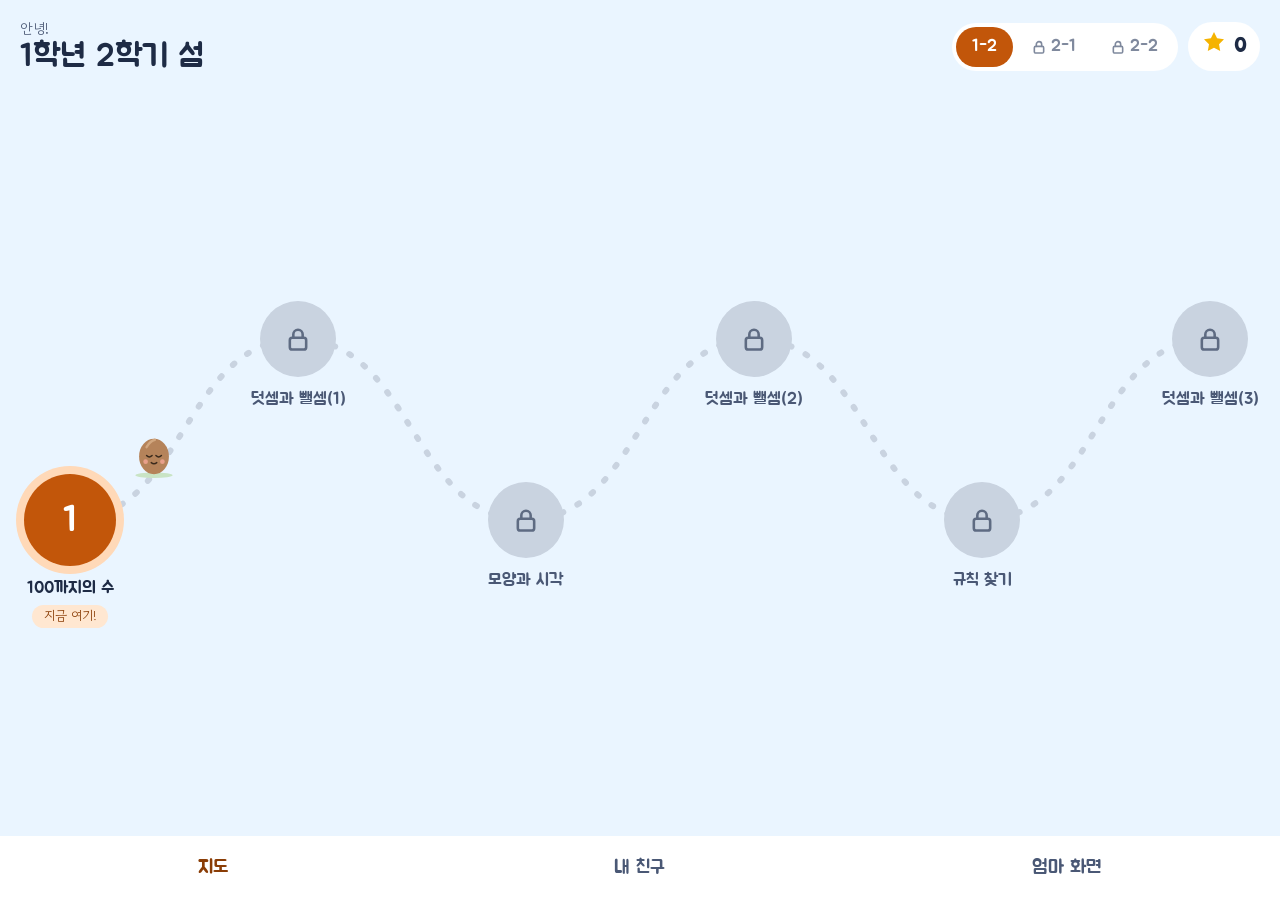
<file: ele/math-adventure/index.html>
<!doctype html>
<html lang="ko">
<head>
<meta charset="utf-8">
<meta name="viewport" content="width=device-width, initial-scale=1, viewport-fit=cover">
<title>수학 모험 · 1학년 2학기</title>
<meta name="theme-color" content="#EAF5FF">
<meta name="mobile-web-app-capable" content="yes">
<meta name="apple-mobile-web-app-capable" content="yes">
<meta name="apple-mobile-web-app-title" content="수학 모험">
<link rel="manifest" href="manifest.json">
<link rel="icon" type="image/png" sizes="32x32" href="icons/favicon-32.png">
<link rel="icon" type="image/svg+xml" href="icons/icon.svg">
<link rel="apple-touch-icon" href="icons/apple-touch-icon.png">
<link href="https://fonts.googleapis.com/css2?family=Jua&family=Gowun+Dodum&display=swap" rel="stylesheet">
<link rel="stylesheet" href="css/style.css">
</head>
<body>
<div id="app">

  <section id="s-map" class="screen">
    <header class="top">
      <div><div class="hello" id="m-hello">안녕!</div><h1 id="m-title">1학년 2학기 섬</h1></div>
      <div class="topr">
        <div class="seg" id="m-books" role="group" aria-label="학기 고르기"></div>
        <div class="pill" aria-label="모은 별"><span id="m-stars-ic"></span><b id="m-stars">0</b></div>
      </div>
    </header>
    <div id="mapwrap"><svg id="mappath" aria-hidden="true"><path d=""/></svg><div id="islands"></div></div>
  </section>

  <section id="s-unit" class="screen" hidden>
    <header class="sub">
      <button class="rb" id="u-back" aria-label="지도로 돌아가기"></button>
      <div><div class="muted" id="u-sub"></div><h2 id="u-title"></h2></div>
    </header>
    <div class="scroll">
      <div class="card prog"><div class="row"><span id="u-line">건넌 징검다리</span><b id="u-prog"></b></div><div class="bar"><i id="u-bar"></i></div></div>
      <div id="u-list"></div>
      <div class="tip"><span id="u-mas"></span><p id="u-tip"></p></div>
    </div>
  </section>

  <section id="s-play" class="screen" hidden>
    <header class="ph">
      <button class="rb" id="p-close" aria-label="그만하기"></button>
      <div class="bar"><i id="p-bar"></i></div>
      <b id="p-count">1 / 8</b>
    </header>
    <div class="pm" id="p-main">
      <div class="pleft">
        <div class="say">
          <div class="mas" id="p-mascot"></div>
          <div class="bubble"><span id="p-prompt"></span><button class="rb sm" id="p-say" aria-label="문제 읽어 주기"></button></div>
        </div>
        <div class="qcard" id="p-card">
          <div id="p-visual"></div>
          <div class="stp" id="p-step"></div>
          <div id="p-ans"></div>
          <div class="hint" id="p-hint"></div>
          <div class="choices" id="p-choices"></div>
          <button class="big" id="p-next" hidden>다음</button>
        </div>
      </div>
      <div class="keys" id="p-keys" hidden>
        <button data-k="1">1</button><button data-k="2">2</button><button data-k="3">3</button>
        <button data-k="4">4</button><button data-k="5">5</button><button data-k="6">6</button>
        <button data-k="7">7</button><button data-k="8">8</button><button data-k="9">9</button>
        <button data-k="back" class="kx" aria-label="지우기">지우기</button><button data-k="0">0</button><button data-k="ok" class="kx okk">확인</button>
      </div>
    </div>
    <div id="p-flash" aria-hidden="true"></div>
  </section>

  <section id="s-result" class="screen" hidden>
    <div class="scroll"><div id="r-body" class="rbody"></div></div>
  </section>

  <section id="s-friends" class="screen" hidden>
    <header class="sub">
      <div><h2>내 친구</h2><div class="muted">별을 모으면 새싹이가 자라요</div></div>
      <div class="pill" aria-label="모은 별"><span id="f-stars-ic"></span><b id="f-stars">0</b></div>
    </header>
    <div class="scroll" id="f-body"></div>
  </section>

  <section id="s-parent" class="screen" hidden>
    <header class="sub">
      <div><h2>엄마 화면</h2><div class="muted" id="pa-sub">보호자 확인이 필요해요</div></div>
    </header>
    <div class="scroll" id="pa-body"></div>
  </section>

  <nav id="nav" aria-label="메뉴">
    <button data-go="map" aria-current="page">지도</button>
    <button data-go="friends">내 친구</button>
    <button data-go="parent">엄마 화면</button>
  </nav>
  <div id="toast" role="status" aria-live="polite"></div>
</div>

<script src="js/data.js"></script>
<script src="js/book-g1s2.js"></script>
<script src="js/book-g2s1.js"></script>
<script src="js/book-g2s2.js"></script>
<script src="js/visuals.js"></script>
<script src="js/visuals-g2.js"></script>
<script src="js/visuals-g3.js"></script>
<script src="js/generators.js"></script>
<script src="js/gen-g2s1.js"></script>
<script src="js/gen-g2s2.js"></script>
<script src="js/app.js"></script>
</body>
</html>
</file>
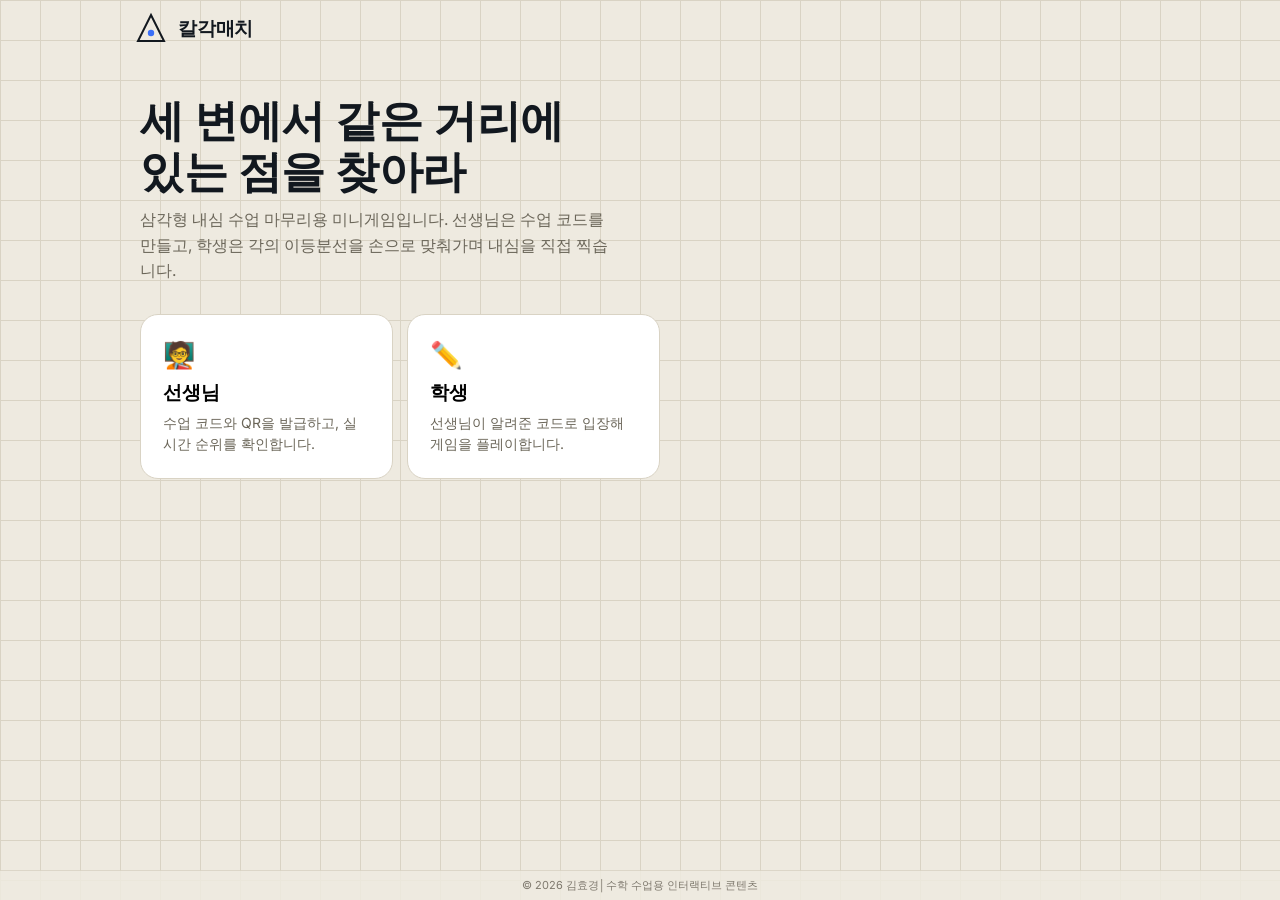
<file: mid2/incenter-game/index.html>
<!DOCTYPE html>
<html lang="ko">
<head>
<meta charset="UTF-8">
<meta name="viewport" content="width=device-width, initial-scale=1.0, maximum-scale=1, user-scalable=no">
<title>칼각매치</title>
<link rel="icon" type="image/svg+xml" href="data:image/svg+xml,<svg xmlns='http://www.w3.org/2000/svg' viewBox='0 0 64 64'><rect width='64' height='64' rx='14' fill='%2312181F'/><path d='M32 11 L51 47 L13 47 Z' fill='none' stroke='%23EEEAE0' stroke-width='4.5' stroke-linejoin='round'/><circle cx='32' cy='36' r='5.5' fill='%233A6FF7'/></svg>">
<script>
(function(global){
"use strict";
/* ---- QRMath.js ---- */
var QRMath = {

	glog : function(n) {
	
		if (n < 1) {
			throw new Error("glog(" + n + ")");
		}
		
		return QRMath.LOG_TABLE[n];
	},
	
	gexp : function(n) {
	
		while (n < 0) {
			n += 255;
		}
	
		while (n >= 256) {
			n -= 255;
		}
	
		return QRMath.EXP_TABLE[n];
	},
	
	EXP_TABLE : new Array(256),
	
	LOG_TABLE : new Array(256)

};
	
for (var i = 0; i < 8; i++) {
	QRMath.EXP_TABLE[i] = 1 << i;
}
for (var i = 8; i < 256; i++) {
	QRMath.EXP_TABLE[i] = QRMath.EXP_TABLE[i - 4]
		^ QRMath.EXP_TABLE[i - 5]
		^ QRMath.EXP_TABLE[i - 6]
		^ QRMath.EXP_TABLE[i - 8];
}
for (var i = 0; i < 255; i++) {
	QRMath.LOG_TABLE[QRMath.EXP_TABLE[i] ] = i;
}

/* ---- QRErrorCorrectLevel.js ---- */
var QRErrorCorrectLevel = {
	L : 1,
	M : 0,
	Q : 3,
	H : 2
};


/* ---- QRMode.js ---- */
var QRMode = {
    MODE_NUMBER :       1 << 0,
    MODE_ALPHA_NUM :    1 << 1,
    MODE_8BIT_BYTE :    1 << 2,
    MODE_KANJI :        1 << 3
};

/* ---- QRMaskPattern.js ---- */
var QRMaskPattern = {
	PATTERN000 : 0,
	PATTERN001 : 1,
	PATTERN010 : 2,
	PATTERN011 : 3,
	PATTERN100 : 4,
	PATTERN101 : 5,
	PATTERN110 : 6,
	PATTERN111 : 7
};

/* ---- QRPolynomial.js ---- */

function QRPolynomial(num, shift) {
	if (num.length === undefined) {
		throw new Error(num.length + "/" + shift);
	}

	var offset = 0;

	while (offset < num.length && num[offset] === 0) {
		offset++;
	}

	this.num = new Array(num.length - offset + shift);
	for (var i = 0; i < num.length - offset; i++) {
		this.num[i] = num[i + offset];
	}
}

QRPolynomial.prototype = {

	get : function(index) {
		return this.num[index];
	},
	
	getLength : function() {
		return this.num.length;
	},
	
	multiply : function(e) {
	
		var num = new Array(this.getLength() + e.getLength() - 1);
	
		for (var i = 0; i < this.getLength(); i++) {
			for (var j = 0; j < e.getLength(); j++) {
				num[i + j] ^= QRMath.gexp(QRMath.glog(this.get(i) ) + QRMath.glog(e.get(j) ) );
			}
		}
	
		return new QRPolynomial(num, 0);
	},
	
	mod : function(e) {
	
		if (this.getLength() - e.getLength() < 0) {
			return this;
		}
	
		var ratio = QRMath.glog(this.get(0) ) - QRMath.glog(e.get(0) );
	
		var num = new Array(this.getLength() );
		
		for (var i = 0; i < this.getLength(); i++) {
			num[i] = this.get(i);
		}
		
		for (var x = 0; x < e.getLength(); x++) {
			num[x] ^= QRMath.gexp(QRMath.glog(e.get(x) ) + ratio);
		}
	
		// recursive call
		return new QRPolynomial(num, 0).mod(e);
	}
};

/* ---- QRUtil.js ---- */




var QRUtil = {

    PATTERN_POSITION_TABLE : [
        [],
        [6, 18],
        [6, 22],
        [6, 26],
        [6, 30],
        [6, 34],
        [6, 22, 38],
        [6, 24, 42],
        [6, 26, 46],
        [6, 28, 50],
        [6, 30, 54],        
        [6, 32, 58],
        [6, 34, 62],
        [6, 26, 46, 66],
        [6, 26, 48, 70],
        [6, 26, 50, 74],
        [6, 30, 54, 78],
        [6, 30, 56, 82],
        [6, 30, 58, 86],
        [6, 34, 62, 90],
        [6, 28, 50, 72, 94],
        [6, 26, 50, 74, 98],
        [6, 30, 54, 78, 102],
        [6, 28, 54, 80, 106],
        [6, 32, 58, 84, 110],
        [6, 30, 58, 86, 114],
        [6, 34, 62, 90, 118],
        [6, 26, 50, 74, 98, 122],
        [6, 30, 54, 78, 102, 126],
        [6, 26, 52, 78, 104, 130],
        [6, 30, 56, 82, 108, 134],
        [6, 34, 60, 86, 112, 138],
        [6, 30, 58, 86, 114, 142],
        [6, 34, 62, 90, 118, 146],
        [6, 30, 54, 78, 102, 126, 150],
        [6, 24, 50, 76, 102, 128, 154],
        [6, 28, 54, 80, 106, 132, 158],
        [6, 32, 58, 84, 110, 136, 162],
        [6, 26, 54, 82, 110, 138, 166],
        [6, 30, 58, 86, 114, 142, 170]
    ],

    G15 : (1 << 10) | (1 << 8) | (1 << 5) | (1 << 4) | (1 << 2) | (1 << 1) | (1 << 0),
    G18 : (1 << 12) | (1 << 11) | (1 << 10) | (1 << 9) | (1 << 8) | (1 << 5) | (1 << 2) | (1 << 0),
    G15_MASK : (1 << 14) | (1 << 12) | (1 << 10)    | (1 << 4) | (1 << 1),

    getBCHTypeInfo : function(data) {
        var d = data << 10;
        while (QRUtil.getBCHDigit(d) - QRUtil.getBCHDigit(QRUtil.G15) >= 0) {
            d ^= (QRUtil.G15 << (QRUtil.getBCHDigit(d) - QRUtil.getBCHDigit(QRUtil.G15) ) );    
        }
        return ( (data << 10) | d) ^ QRUtil.G15_MASK;
    },

    getBCHTypeNumber : function(data) {
        var d = data << 12;
        while (QRUtil.getBCHDigit(d) - QRUtil.getBCHDigit(QRUtil.G18) >= 0) {
            d ^= (QRUtil.G18 << (QRUtil.getBCHDigit(d) - QRUtil.getBCHDigit(QRUtil.G18) ) );    
        }
        return (data << 12) | d;
    },

    getBCHDigit : function(data) {

        var digit = 0;

        while (data !== 0) {
            digit++;
            data >>>= 1;
        }

        return digit;
    },

    getPatternPosition : function(typeNumber) {
        return QRUtil.PATTERN_POSITION_TABLE[typeNumber - 1];
    },

    getMask : function(maskPattern, i, j) {
        
        switch (maskPattern) {
            
        case QRMaskPattern.PATTERN000 : return (i + j) % 2 === 0;
        case QRMaskPattern.PATTERN001 : return i % 2 === 0;
        case QRMaskPattern.PATTERN010 : return j % 3 === 0;
        case QRMaskPattern.PATTERN011 : return (i + j) % 3 === 0;
        case QRMaskPattern.PATTERN100 : return (Math.floor(i / 2) + Math.floor(j / 3) ) % 2 === 0;
        case QRMaskPattern.PATTERN101 : return (i * j) % 2 + (i * j) % 3 === 0;
        case QRMaskPattern.PATTERN110 : return ( (i * j) % 2 + (i * j) % 3) % 2 === 0;
        case QRMaskPattern.PATTERN111 : return ( (i * j) % 3 + (i + j) % 2) % 2 === 0;

        default :
            throw new Error("bad maskPattern:" + maskPattern);
        }
    },

    getErrorCorrectPolynomial : function(errorCorrectLength) {

        var a = new QRPolynomial([1], 0);

        for (var i = 0; i < errorCorrectLength; i++) {
            a = a.multiply(new QRPolynomial([1, QRMath.gexp(i)], 0) );
        }

        return a;
    },

    getLengthInBits : function(mode, type) {

        if (1 <= type && type < 10) {

            // 1 - 9

            switch(mode) {
            case QRMode.MODE_NUMBER     : return 10;
            case QRMode.MODE_ALPHA_NUM  : return 9;
            case QRMode.MODE_8BIT_BYTE  : return 8;
            case QRMode.MODE_KANJI      : return 8;
            default :
                throw new Error("mode:" + mode);
            }

        } else if (type < 27) {

            // 10 - 26

            switch(mode) {
            case QRMode.MODE_NUMBER     : return 12;
            case QRMode.MODE_ALPHA_NUM  : return 11;
            case QRMode.MODE_8BIT_BYTE  : return 16;
            case QRMode.MODE_KANJI      : return 10;
            default :
                throw new Error("mode:" + mode);
            }

        } else if (type < 41) {

            // 27 - 40

            switch(mode) {
            case QRMode.MODE_NUMBER     : return 14;
            case QRMode.MODE_ALPHA_NUM  : return 13;
            case QRMode.MODE_8BIT_BYTE  : return 16;
            case QRMode.MODE_KANJI      : return 12;
            default :
                throw new Error("mode:" + mode);
            }

        } else {
            throw new Error("type:" + type);
        }
    },

    getLostPoint : function(qrCode) {
        
        var moduleCount = qrCode.getModuleCount();
        var lostPoint = 0;
        var row = 0; 
        var col = 0;

        
        // LEVEL1
        
        for (row = 0; row < moduleCount; row++) {

            for (col = 0; col < moduleCount; col++) {

                var sameCount = 0;
                var dark = qrCode.isDark(row, col);

                for (var r = -1; r <= 1; r++) {

                    if (row + r < 0 || moduleCount <= row + r) {
                        continue;
                    }

                    for (var c = -1; c <= 1; c++) {

                        if (col + c < 0 || moduleCount <= col + c) {
                            continue;
                        }

                        if (r === 0 && c === 0) {
                            continue;
                        }

                        if (dark === qrCode.isDark(row + r, col + c) ) {
                            sameCount++;
                        }
                    }
                }

                if (sameCount > 5) {
                    lostPoint += (3 + sameCount - 5);
                }
            }
        }

        // LEVEL2

        for (row = 0; row < moduleCount - 1; row++) {
            for (col = 0; col < moduleCount - 1; col++) {
                var count = 0;
                if (qrCode.isDark(row,     col    ) ) count++;
                if (qrCode.isDark(row + 1, col    ) ) count++;
                if (qrCode.isDark(row,     col + 1) ) count++;
                if (qrCode.isDark(row + 1, col + 1) ) count++;
                if (count === 0 || count === 4) {
                    lostPoint += 3;
                }
            }
        }

        // LEVEL3

        for (row = 0; row < moduleCount; row++) {
            for (col = 0; col < moduleCount - 6; col++) {
                if (qrCode.isDark(row, col) && 
                        !qrCode.isDark(row, col + 1) && 
                         qrCode.isDark(row, col + 2) && 
                         qrCode.isDark(row, col + 3) && 
                         qrCode.isDark(row, col + 4) && 
                        !qrCode.isDark(row, col + 5) && 
                         qrCode.isDark(row, col + 6) ) {
                    lostPoint += 40;
                }
            }
        }

        for (col = 0; col < moduleCount; col++) {
            for (row = 0; row < moduleCount - 6; row++) {
                if (qrCode.isDark(row, col) &&
                        !qrCode.isDark(row + 1, col) &&
                         qrCode.isDark(row + 2, col) &&
                         qrCode.isDark(row + 3, col) &&
                         qrCode.isDark(row + 4, col) &&
                        !qrCode.isDark(row + 5, col) &&
                         qrCode.isDark(row + 6, col) ) {
                    lostPoint += 40;
                }
            }
        }

        // LEVEL4
        
        var darkCount = 0;

        for (col = 0; col < moduleCount; col++) {
            for (row = 0; row < moduleCount; row++) {
                if (qrCode.isDark(row, col) ) {
                    darkCount++;
                }
            }
        }
        
        var ratio = Math.abs(100 * darkCount / moduleCount / moduleCount - 50) / 5;
        lostPoint += ratio * 10;

        return lostPoint;       
    }

};

/* ---- QR8bitByte.js ---- */

function QR8bitByte(data) {
	this.mode = QRMode.MODE_8BIT_BYTE;
	this.data = data;
}

QR8bitByte.prototype = {

	getLength : function() {
		return this.data.length;
	},
	
	write : function(buffer) {
		for (var i = 0; i < this.data.length; i++) {
			// not JIS ...
			buffer.put(this.data.charCodeAt(i), 8);
		}
	}
};

/* ---- QRBitBuffer.js ---- */
function QRBitBuffer() {
	this.buffer = [];
	this.length = 0;
}

QRBitBuffer.prototype = {

	get : function(index) {
		var bufIndex = Math.floor(index / 8);
		return ( (this.buffer[bufIndex] >>> (7 - index % 8) ) & 1) == 1;
	},
	
	put : function(num, length) {
		for (var i = 0; i < length; i++) {
			this.putBit( ( (num >>> (length - i - 1) ) & 1) == 1);
		}
	},
	
	getLengthInBits : function() {
		return this.length;
	},
	
	putBit : function(bit) {
	
		var bufIndex = Math.floor(this.length / 8);
		if (this.buffer.length <= bufIndex) {
			this.buffer.push(0);
		}
	
		if (bit) {
			this.buffer[bufIndex] |= (0x80 >>> (this.length % 8) );
		}
	
		this.length++;
	}
};

/* ---- QRRSBlock.js ---- */

function QRRSBlock(totalCount, dataCount) {
	this.totalCount = totalCount;
	this.dataCount  = dataCount;
}

QRRSBlock.RS_BLOCK_TABLE = [

	// L
	// M
	// Q
	// H

	// 1
	[1, 26, 19],
	[1, 26, 16],
	[1, 26, 13],
	[1, 26, 9],
	
	// 2
	[1, 44, 34],
	[1, 44, 28],
	[1, 44, 22],
	[1, 44, 16],

	// 3
	[1, 70, 55],
	[1, 70, 44],
	[2, 35, 17],
	[2, 35, 13],

	// 4		
	[1, 100, 80],
	[2, 50, 32],
	[2, 50, 24],
	[4, 25, 9],
	
	// 5
	[1, 134, 108],
	[2, 67, 43],
	[2, 33, 15, 2, 34, 16],
	[2, 33, 11, 2, 34, 12],
	
	// 6
	[2, 86, 68],
	[4, 43, 27],
	[4, 43, 19],
	[4, 43, 15],
	
	// 7		
	[2, 98, 78],
	[4, 49, 31],
	[2, 32, 14, 4, 33, 15],
	[4, 39, 13, 1, 40, 14],
	
	// 8
	[2, 121, 97],
	[2, 60, 38, 2, 61, 39],
	[4, 40, 18, 2, 41, 19],
	[4, 40, 14, 2, 41, 15],
	
	// 9
	[2, 146, 116],
	[3, 58, 36, 2, 59, 37],
	[4, 36, 16, 4, 37, 17],
	[4, 36, 12, 4, 37, 13],
	
	// 10		
	[2, 86, 68, 2, 87, 69],
	[4, 69, 43, 1, 70, 44],
	[6, 43, 19, 2, 44, 20],
	[6, 43, 15, 2, 44, 16],

	// 11
	[4, 101, 81],
	[1, 80, 50, 4, 81, 51],
	[4, 50, 22, 4, 51, 23],
	[3, 36, 12, 8, 37, 13],

	// 12
	[2, 116, 92, 2, 117, 93],
	[6, 58, 36, 2, 59, 37],
	[4, 46, 20, 6, 47, 21],
	[7, 42, 14, 4, 43, 15],

	// 13
	[4, 133, 107],
	[8, 59, 37, 1, 60, 38],
	[8, 44, 20, 4, 45, 21],
	[12, 33, 11, 4, 34, 12],

	// 14
	[3, 145, 115, 1, 146, 116],
	[4, 64, 40, 5, 65, 41],
	[11, 36, 16, 5, 37, 17],
	[11, 36, 12, 5, 37, 13],

	// 15
	[5, 109, 87, 1, 110, 88],
	[5, 65, 41, 5, 66, 42],
	[5, 54, 24, 7, 55, 25],
	[11, 36, 12],

	// 16
	[5, 122, 98, 1, 123, 99],
	[7, 73, 45, 3, 74, 46],
	[15, 43, 19, 2, 44, 20],
	[3, 45, 15, 13, 46, 16],

	// 17
	[1, 135, 107, 5, 136, 108],
	[10, 74, 46, 1, 75, 47],
	[1, 50, 22, 15, 51, 23],
	[2, 42, 14, 17, 43, 15],

	// 18
	[5, 150, 120, 1, 151, 121],
	[9, 69, 43, 4, 70, 44],
	[17, 50, 22, 1, 51, 23],
	[2, 42, 14, 19, 43, 15],

	// 19
	[3, 141, 113, 4, 142, 114],
	[3, 70, 44, 11, 71, 45],
	[17, 47, 21, 4, 48, 22],
	[9, 39, 13, 16, 40, 14],

	// 20
	[3, 135, 107, 5, 136, 108],
	[3, 67, 41, 13, 68, 42],
	[15, 54, 24, 5, 55, 25],
	[15, 43, 15, 10, 44, 16],

	// 21
	[4, 144, 116, 4, 145, 117],
	[17, 68, 42],
	[17, 50, 22, 6, 51, 23],
	[19, 46, 16, 6, 47, 17],

	// 22
	[2, 139, 111, 7, 140, 112],
	[17, 74, 46],
	[7, 54, 24, 16, 55, 25],
	[34, 37, 13],

	// 23
	[4, 151, 121, 5, 152, 122],
	[4, 75, 47, 14, 76, 48],
	[11, 54, 24, 14, 55, 25],
	[16, 45, 15, 14, 46, 16],

	// 24
	[6, 147, 117, 4, 148, 118],
	[6, 73, 45, 14, 74, 46],
	[11, 54, 24, 16, 55, 25],
	[30, 46, 16, 2, 47, 17],

	// 25
	[8, 132, 106, 4, 133, 107],
	[8, 75, 47, 13, 76, 48],
	[7, 54, 24, 22, 55, 25],
	[22, 45, 15, 13, 46, 16],

	// 26
	[10, 142, 114, 2, 143, 115],
	[19, 74, 46, 4, 75, 47],
	[28, 50, 22, 6, 51, 23],
	[33, 46, 16, 4, 47, 17],

	// 27
	[8, 152, 122, 4, 153, 123],
	[22, 73, 45, 3, 74, 46],
	[8, 53, 23, 26, 54, 24],
	[12, 45, 15, 28, 46, 16],

	// 28
	[3, 147, 117, 10, 148, 118],
	[3, 73, 45, 23, 74, 46],
	[4, 54, 24, 31, 55, 25],
	[11, 45, 15, 31, 46, 16],

	// 29
	[7, 146, 116, 7, 147, 117],
	[21, 73, 45, 7, 74, 46],
	[1, 53, 23, 37, 54, 24],
	[19, 45, 15, 26, 46, 16],

	// 30
	[5, 145, 115, 10, 146, 116],
	[19, 75, 47, 10, 76, 48],
	[15, 54, 24, 25, 55, 25],
	[23, 45, 15, 25, 46, 16],

	// 31
	[13, 145, 115, 3, 146, 116],
	[2, 74, 46, 29, 75, 47],
	[42, 54, 24, 1, 55, 25],
	[23, 45, 15, 28, 46, 16],

	// 32
	[17, 145, 115],
	[10, 74, 46, 23, 75, 47],
	[10, 54, 24, 35, 55, 25],
	[19, 45, 15, 35, 46, 16],

	// 33
	[17, 145, 115, 1, 146, 116],
	[14, 74, 46, 21, 75, 47],
	[29, 54, 24, 19, 55, 25],
	[11, 45, 15, 46, 46, 16],

	// 34
	[13, 145, 115, 6, 146, 116],
	[14, 74, 46, 23, 75, 47],
	[44, 54, 24, 7, 55, 25],
	[59, 46, 16, 1, 47, 17],

	// 35
	[12, 151, 121, 7, 152, 122],
	[12, 75, 47, 26, 76, 48],
	[39, 54, 24, 14, 55, 25],
	[22, 45, 15, 41, 46, 16],

	// 36
	[6, 151, 121, 14, 152, 122],
	[6, 75, 47, 34, 76, 48],
	[46, 54, 24, 10, 55, 25],
	[2, 45, 15, 64, 46, 16],

	// 37
	[17, 152, 122, 4, 153, 123],
	[29, 74, 46, 14, 75, 47],
	[49, 54, 24, 10, 55, 25],
	[24, 45, 15, 46, 46, 16],

	// 38
	[4, 152, 122, 18, 153, 123],
	[13, 74, 46, 32, 75, 47],
	[48, 54, 24, 14, 55, 25],
	[42, 45, 15, 32, 46, 16],

	// 39
	[20, 147, 117, 4, 148, 118],
	[40, 75, 47, 7, 76, 48],
	[43, 54, 24, 22, 55, 25],
	[10, 45, 15, 67, 46, 16],

	// 40
	[19, 148, 118, 6, 149, 119],
	[18, 75, 47, 31, 76, 48],
	[34, 54, 24, 34, 55, 25],
	[20, 45, 15, 61, 46, 16]
];

QRRSBlock.getRSBlocks = function(typeNumber, errorCorrectLevel) {
	
	var rsBlock = QRRSBlock.getRsBlockTable(typeNumber, errorCorrectLevel);
	
	if (rsBlock === undefined) {
		throw new Error("bad rs block @ typeNumber:" + typeNumber + "/errorCorrectLevel:" + errorCorrectLevel);
	}

	var length = rsBlock.length / 3;
	
	var list = [];
	
	for (var i = 0; i < length; i++) {

		var count = rsBlock[i * 3 + 0];
		var totalCount = rsBlock[i * 3 + 1];
		var dataCount  = rsBlock[i * 3 + 2];

		for (var j = 0; j < count; j++) {
			list.push(new QRRSBlock(totalCount, dataCount) );	
		}
	}
	
	return list;
};

QRRSBlock.getRsBlockTable = function(typeNumber, errorCorrectLevel) {

	switch(errorCorrectLevel) {
	case QRErrorCorrectLevel.L :
		return QRRSBlock.RS_BLOCK_TABLE[(typeNumber - 1) * 4 + 0];
	case QRErrorCorrectLevel.M :
		return QRRSBlock.RS_BLOCK_TABLE[(typeNumber - 1) * 4 + 1];
	case QRErrorCorrectLevel.Q :
		return QRRSBlock.RS_BLOCK_TABLE[(typeNumber - 1) * 4 + 2];
	case QRErrorCorrectLevel.H :
		return QRRSBlock.RS_BLOCK_TABLE[(typeNumber - 1) * 4 + 3];
	default :
		return undefined;
	}
};

/* ---- index.js ---- */
//---------------------------------------------------------------------
// QRCode for JavaScript
//
// Copyright (c) 2009 Kazuhiko Arase
//
// URL: http://www.d-project.com/
//
// Licensed under the MIT license:
//   http://www.opensource.org/licenses/mit-license.php
//
// The word "QR Code" is registered trademark of 
// DENSO WAVE INCORPORATED
//   http://www.denso-wave.com/qrcode/faqpatent-e.html
//
//---------------------------------------------------------------------
// Modified to work in node for this project (and some refactoring)
//---------------------------------------------------------------------





function QRCode(typeNumber, errorCorrectLevel) {
	this.typeNumber = typeNumber;
	this.errorCorrectLevel = errorCorrectLevel;
	this.modules = null;
	this.moduleCount = 0;
	this.dataCache = null;
	this.dataList = [];
}

QRCode.prototype = {
	
	addData : function(data) {
		var newData = new QR8bitByte(data);
		this.dataList.push(newData);
		this.dataCache = null;
	},
	
	isDark : function(row, col) {
		if (row < 0 || this.moduleCount <= row || col < 0 || this.moduleCount <= col) {
			throw new Error(row + "," + col);
		}
		return this.modules[row][col];
	},

	getModuleCount : function() {
		return this.moduleCount;
	},
	
	make : function() {
		// Calculate automatically typeNumber if provided is < 1
		if (this.typeNumber < 1 ){
			var typeNumber = 1;
			for (typeNumber = 1; typeNumber < 40; typeNumber++) {
				var rsBlocks = QRRSBlock.getRSBlocks(typeNumber, this.errorCorrectLevel);

				var buffer = new QRBitBuffer();
				var totalDataCount = 0;
				for (var i = 0; i < rsBlocks.length; i++) {
					totalDataCount += rsBlocks[i].dataCount;
				}

				for (var x = 0; x < this.dataList.length; x++) {
					var data = this.dataList[x];
					buffer.put(data.mode, 4);
					buffer.put(data.getLength(), QRUtil.getLengthInBits(data.mode, typeNumber) );
					data.write(buffer);
				}
				if (buffer.getLengthInBits() <= totalDataCount * 8)
					break;
			}
			this.typeNumber = typeNumber;
		}
		this.makeImpl(false, this.getBestMaskPattern() );
	},
	
	makeImpl : function(test, maskPattern) {
		
		this.moduleCount = this.typeNumber * 4 + 17;
		this.modules = new Array(this.moduleCount);
		
		for (var row = 0; row < this.moduleCount; row++) {
			
			this.modules[row] = new Array(this.moduleCount);
			
			for (var col = 0; col < this.moduleCount; col++) {
				this.modules[row][col] = null;//(col + row) % 3;
			}
		}
	
		this.setupPositionProbePattern(0, 0);
		this.setupPositionProbePattern(this.moduleCount - 7, 0);
		this.setupPositionProbePattern(0, this.moduleCount - 7);
		this.setupPositionAdjustPattern();
		this.setupTimingPattern();
		this.setupTypeInfo(test, maskPattern);
		
		if (this.typeNumber >= 7) {
			this.setupTypeNumber(test);
		}
	
		if (this.dataCache === null) {
			this.dataCache = QRCode.createData(this.typeNumber, this.errorCorrectLevel, this.dataList);
		}
	
		this.mapData(this.dataCache, maskPattern);
	},

	setupPositionProbePattern : function(row, col)  {
		
		for (var r = -1; r <= 7; r++) {
			
			if (row + r <= -1 || this.moduleCount <= row + r) continue;
			
			for (var c = -1; c <= 7; c++) {
				
				if (col + c <= -1 || this.moduleCount <= col + c) continue;
				
				if ( (0 <= r && r <= 6 && (c === 0 || c === 6) ) || 
                     (0 <= c && c <= 6 && (r === 0 || r === 6) ) || 
                     (2 <= r && r <= 4 && 2 <= c && c <= 4) ) {
					this.modules[row + r][col + c] = true;
				} else {
					this.modules[row + r][col + c] = false;
				}
			}		
		}		
	},
	
	getBestMaskPattern : function() {
	
		var minLostPoint = 0;
		var pattern = 0;
	
		for (var i = 0; i < 8; i++) {
			
			this.makeImpl(true, i);
	
			var lostPoint = QRUtil.getLostPoint(this);
	
			if (i === 0 || minLostPoint >  lostPoint) {
				minLostPoint = lostPoint;
				pattern = i;
			}
		}
	
		return pattern;
	},
	
	createMovieClip : function(target_mc, instance_name, depth) {
	
		var qr_mc = target_mc.createEmptyMovieClip(instance_name, depth);
		var cs = 1;
	
		this.make();

		for (var row = 0; row < this.modules.length; row++) {
			
			var y = row * cs;
			
			for (var col = 0; col < this.modules[row].length; col++) {
	
				var x = col * cs;
				var dark = this.modules[row][col];
			
				if (dark) {
					qr_mc.beginFill(0, 100);
					qr_mc.moveTo(x, y);
					qr_mc.lineTo(x + cs, y);
					qr_mc.lineTo(x + cs, y + cs);
					qr_mc.lineTo(x, y + cs);
					qr_mc.endFill();
				}
			}
		}
		
		return qr_mc;
	},

	setupTimingPattern : function() {
		
		for (var r = 8; r < this.moduleCount - 8; r++) {
			if (this.modules[r][6] !== null) {
				continue;
			}
			this.modules[r][6] = (r % 2 === 0);
		}
	
		for (var c = 8; c < this.moduleCount - 8; c++) {
			if (this.modules[6][c] !== null) {
				continue;
			}
			this.modules[6][c] = (c % 2 === 0);
		}
	},
	
	setupPositionAdjustPattern : function() {
	
		var pos = QRUtil.getPatternPosition(this.typeNumber);
		
		for (var i = 0; i < pos.length; i++) {
		
			for (var j = 0; j < pos.length; j++) {
			
				var row = pos[i];
				var col = pos[j];
				
				if (this.modules[row][col] !== null) {
					continue;
				}
				
				for (var r = -2; r <= 2; r++) {
				
					for (var c = -2; c <= 2; c++) {
					
						if (Math.abs(r) === 2 || 
                            Math.abs(c) === 2 ||
                            (r === 0 && c === 0) ) {
							this.modules[row + r][col + c] = true;
						} else {
							this.modules[row + r][col + c] = false;
						}
					}
				}
			}
		}
	},
	
	setupTypeNumber : function(test) {
	
		var bits = QRUtil.getBCHTypeNumber(this.typeNumber);
        var mod;
	
		for (var i = 0; i < 18; i++) {
			mod = (!test && ( (bits >> i) & 1) === 1);
			this.modules[Math.floor(i / 3)][i % 3 + this.moduleCount - 8 - 3] = mod;
		}
	
		for (var x = 0; x < 18; x++) {
			mod = (!test && ( (bits >> x) & 1) === 1);
			this.modules[x % 3 + this.moduleCount - 8 - 3][Math.floor(x / 3)] = mod;
		}
	},
	
	setupTypeInfo : function(test, maskPattern) {
	
		var data = (this.errorCorrectLevel << 3) | maskPattern;
		var bits = QRUtil.getBCHTypeInfo(data);
        var mod;
	
		// vertical		
		for (var v = 0; v < 15; v++) {
	
			mod = (!test && ( (bits >> v) & 1) === 1);
	
			if (v < 6) {
				this.modules[v][8] = mod;
			} else if (v < 8) {
				this.modules[v + 1][8] = mod;
			} else {
				this.modules[this.moduleCount - 15 + v][8] = mod;
			}
		}
	
		// horizontal
		for (var h = 0; h < 15; h++) {
	
			mod = (!test && ( (bits >> h) & 1) === 1);
			
			if (h < 8) {
				this.modules[8][this.moduleCount - h - 1] = mod;
			} else if (h < 9) {
				this.modules[8][15 - h - 1 + 1] = mod;
			} else {
				this.modules[8][15 - h - 1] = mod;
			}
		}
	
		// fixed module
		this.modules[this.moduleCount - 8][8] = (!test);
	
	},
	
	mapData : function(data, maskPattern) {
		
		var inc = -1;
		var row = this.moduleCount - 1;
		var bitIndex = 7;
		var byteIndex = 0;
		
		for (var col = this.moduleCount - 1; col > 0; col -= 2) {
	
			if (col === 6) col--;
	
			while (true) {
	
				for (var c = 0; c < 2; c++) {
					
					if (this.modules[row][col - c] === null) {
						
						var dark = false;
	
						if (byteIndex < data.length) {
							dark = ( ( (data[byteIndex] >>> bitIndex) & 1) === 1);
						}
	
						var mask = QRUtil.getMask(maskPattern, row, col - c);
	
						if (mask) {
							dark = !dark;
						}
						
						this.modules[row][col - c] = dark;
						bitIndex--;
	
						if (bitIndex === -1) {
							byteIndex++;
							bitIndex = 7;
						}
					}
				}
								
				row += inc;
	
				if (row < 0 || this.moduleCount <= row) {
					row -= inc;
					inc = -inc;
					break;
				}
			}
		}
		
	}

};

QRCode.PAD0 = 0xEC;
QRCode.PAD1 = 0x11;

QRCode.createData = function(typeNumber, errorCorrectLevel, dataList) {
	
	var rsBlocks = QRRSBlock.getRSBlocks(typeNumber, errorCorrectLevel);
	
	var buffer = new QRBitBuffer();
	
	for (var i = 0; i < dataList.length; i++) {
		var data = dataList[i];
		buffer.put(data.mode, 4);
		buffer.put(data.getLength(), QRUtil.getLengthInBits(data.mode, typeNumber) );
		data.write(buffer);
	}

	// calc num max data.
	var totalDataCount = 0;
	for (var x = 0; x < rsBlocks.length; x++) {
		totalDataCount += rsBlocks[x].dataCount;
	}

	if (buffer.getLengthInBits() > totalDataCount * 8) {
		throw new Error("code length overflow. (" + 
            buffer.getLengthInBits() + 
            ">" +  
            totalDataCount * 8 + 
            ")");
	}

	// end code
	if (buffer.getLengthInBits() + 4 <= totalDataCount * 8) {
		buffer.put(0, 4);
	}

	// padding
	while (buffer.getLengthInBits() % 8 !== 0) {
		buffer.putBit(false);
	}

	// padding
	while (true) {
		
		if (buffer.getLengthInBits() >= totalDataCount * 8) {
			break;
		}
		buffer.put(QRCode.PAD0, 8);
		
		if (buffer.getLengthInBits() >= totalDataCount * 8) {
			break;
		}
		buffer.put(QRCode.PAD1, 8);
	}

	return QRCode.createBytes(buffer, rsBlocks);
};

QRCode.createBytes = function(buffer, rsBlocks) {

	var offset = 0;
	
	var maxDcCount = 0;
	var maxEcCount = 0;
	
	var dcdata = new Array(rsBlocks.length);
	var ecdata = new Array(rsBlocks.length);
	
	for (var r = 0; r < rsBlocks.length; r++) {

		var dcCount = rsBlocks[r].dataCount;
		var ecCount = rsBlocks[r].totalCount - dcCount;

		maxDcCount = Math.max(maxDcCount, dcCount);
		maxEcCount = Math.max(maxEcCount, ecCount);
		
		dcdata[r] = new Array(dcCount);
		
		for (var i = 0; i < dcdata[r].length; i++) {
			dcdata[r][i] = 0xff & buffer.buffer[i + offset];
		}
		offset += dcCount;
		
		var rsPoly = QRUtil.getErrorCorrectPolynomial(ecCount);
		var rawPoly = new QRPolynomial(dcdata[r], rsPoly.getLength() - 1);

		var modPoly = rawPoly.mod(rsPoly);
		ecdata[r] = new Array(rsPoly.getLength() - 1);
		for (var x = 0; x < ecdata[r].length; x++) {
            var modIndex = x + modPoly.getLength() - ecdata[r].length;
			ecdata[r][x] = (modIndex >= 0)? modPoly.get(modIndex) : 0;
		}

	}
	
	var totalCodeCount = 0;
	for (var y = 0; y < rsBlocks.length; y++) {
		totalCodeCount += rsBlocks[y].totalCount;
	}

	var data = new Array(totalCodeCount);
	var index = 0;

	for (var z = 0; z < maxDcCount; z++) {
		for (var s = 0; s < rsBlocks.length; s++) {
			if (z < dcdata[s].length) {
				data[index++] = dcdata[s][z];
			}
		}
	}

	for (var xx = 0; xx < maxEcCount; xx++) {
		for (var t = 0; t < rsBlocks.length; t++) {
			if (xx < ecdata[t].length) {
				data[index++] = ecdata[t][xx];
			}
		}
	}

	return data;

};

global.SimpleQR = { QRCode: QRCode, QRErrorCorrectLevel: QRErrorCorrectLevel };
})(window);
</script>
<style>
@import url('https://fonts.googleapis.com/css2?family=Space+Grotesk:wght@500;600;700&family=Inter:wght@400;500;600;700&display=swap');

:root{
  --ink:#12181F;
  --bg:#EEEAE0;
  --panel:#FFFFFF;
  --line:#D9D3C4;
  --rayA:#3A6FF7;
  --rayB:#F0653C;
  --rayC:#8B5CF6;
  --match:#1FAE7A;
  --muted:#6B6659;
  --gold:#E4A93B;
  --radius:18px;
}
*{box-sizing:border-box;}
html,body{margin:0;padding:0;}
body{
  background:
    linear-gradient(var(--line) 1px, transparent 1px) 0 0/40px 40px,
    linear-gradient(90deg, var(--line) 1px, transparent 1px) 0 0/40px 40px,
    var(--bg);
  color:var(--ink);
  font-family:'Inter',sans-serif;
  min-height:100vh;
  -webkit-tap-highlight-color: transparent;
}
h1,h2,h3,.disp{font-family:'Space Grotesk',sans-serif;}
button{font-family:inherit;cursor:pointer;border:none;}
button:focus-visible, input:focus-visible{outline:3px solid var(--rayA); outline-offset:2px;}
.wrap{max-width:1040px;margin:0 auto;padding:12px 14px 40px;}
.top{display:flex;align-items:center;justify-content:space-between;gap:12px;margin-bottom:12px;}
.brand{display:flex;align-items:center;gap:10px;}
.brand .mark{width:34px;height:34px;flex:0 0 auto;}
.brand span{font-family:'Space Grotesk',sans-serif;font-weight:700;font-size:19px;letter-spacing:-0.01em;}
.home-link{background:none;color:var(--muted);font-size:14px;padding:6px 4px;}

/* Home */
.home-hero{padding:38px 6px 8px;}
.home-hero h1{font-size:clamp(28px,6vw,44px);line-height:1.15;margin:0 0 10px;font-weight:700;letter-spacing:-0.01em;}
.home-hero p{color:var(--muted);font-size:16px;max-width:480px;line-height:1.6;margin:0 0 30px;}
.role-cards{display:grid;grid-template-columns:1fr;gap:14px;max-width:520px;}
@media(min-width:640px){.role-cards{grid-template-columns:1fr 1fr;}}
.role-card{background:var(--panel);border:1.5px solid var(--line);border-radius:var(--radius);padding:24px 22px;text-align:left;transition:transform .15s ease, border-color .15s ease;}
.role-card:hover{border-color:var(--ink);transform:translateY(-2px);}
.role-card .icon{font-size:26px;margin-bottom:10px;display:block;}
.role-card h3{margin:0 0 6px;font-size:19px;}
.role-card p{margin:0;color:var(--muted);font-size:14px;line-height:1.5;}

/* Panels */
.panel{background:var(--panel);border:1.5px solid var(--line);border-radius:var(--radius);padding:16px;}
.grid2{display:grid;grid-template-columns:1fr;gap:16px;}
@media(min-width:820px){.grid2{grid-template-columns:340px 1fr;align-items:start;}}

/* Teacher */
.code-box{text-align:center;}
.code-box .label{color:var(--muted);font-size:13px;margin-bottom:6px;}
.code-value{font-family:'Space Grotesk',sans-serif;font-weight:700;font-size:clamp(34px,8vw,48px);letter-spacing:0.12em;margin:4px 0 16px;}
#qrcode{display:flex;justify-content:center;margin:0 auto 16px;}
#qrcode img,#qrcode canvas{border-radius:10px;}
.join-url{font-size:12px;color:var(--muted);word-break:break-all;background:#F6F4EE;border-radius:10px;padding:8px 10px;margin-bottom:16px;}
.btn{display:inline-flex;align-items:center;justify-content:center;gap:8px;border-radius:12px;padding:11px 18px;font-weight:600;font-size:15px;}
.btn-primary{background:var(--ink);color:#fff;width:100%;}
.btn-primary:active{transform:scale(0.98);}
.btn-danger{background:none;color:#C24C34;border:1.5px solid #E7C9BE;width:100%;margin-top:10px;}
.btn-danger:hover{background:#FBEFEA;}
.btn-ghost{background:none;color:var(--ink);border:1.5px solid var(--line);}

.lb-title{display:flex;align-items:baseline;justify-content:space-between;margin-bottom:10px;}
.lb-title h3{margin:0;font-size:16px;}
.lb-title .count{font-size:13px;color:var(--muted);}
.lb-list{list-style:none;margin:0;padding:0;display:flex;flex-direction:column;gap:8px;max-height:420px;overflow-y:auto;}
.lb-row{display:flex;align-items:center;gap:12px;padding:10px 12px;border-radius:12px;background:#F6F4EE;}
.lb-rank{width:26px;height:26px;border-radius:50%;background:var(--ink);color:#fff;font-size:12px;font-weight:700;display:flex;align-items:center;justify-content:center;flex:0 0 auto;}
.lb-row:nth-child(1) .lb-rank{background:var(--gold);}
.lb-row:nth-child(2) .lb-rank{background:#9BA3AE;}
.lb-row:nth-child(3) .lb-rank{background:#C1854F;}
.lb-name{flex:1;font-weight:600;font-size:14.5px;}
.lb-score{font-family:'Space Grotesk',sans-serif;font-weight:700;font-size:16px;}
.lb-empty{color:var(--muted);font-size:14px;padding:18px 4px;text-align:center;}

/* Student join */
.join-panel{max-width:420px;margin:30px auto 0;}
.field{margin-bottom:14px;}
.field label{display:block;font-size:13px;color:var(--muted);margin-bottom:6px;}
.field input{width:100%;padding:13px 14px;border-radius:12px;border:1.5px solid var(--line);font-size:16px;background:#fff;color:var(--ink);}
.field input:focus{border-color:var(--ink);}
.err-msg{color:#C24C34;font-size:13px;margin:-4px 0 12px;min-height:16px;}

/* Game */
.round-bar{display:flex;align-items:center;justify-content:space-between;margin-bottom:8px;}
.round-tag{font-size:13px;color:var(--muted);font-weight:600;}
.timer-track{flex:1;height:6px;background:#E5E0D3;border-radius:4px;margin:0 14px;overflow:hidden;}
.timer-fill{height:100%;background:var(--ink);border-radius:4px;transition:width .1s linear;}
.score-tag{font-family:'Space Grotesk',sans-serif;font-weight:700;font-size:15px;}
.svg-wrap{display:flex;justify-content:center;touch-action:none;user-select:none;}
.game-panel{max-width:560px;margin:0 auto;}
.step-msg{text-align:center;font-size:14.5px;font-weight:600;margin:2px 0 8px;}
.step-msg .who{color:var(--rayB);}
.count-choice{display:grid;grid-template-columns:1fr 1fr;gap:12px;margin-top:16px;}
.count-btn{background:#F6F4EE;border:1.5px solid var(--line);border-radius:14px;padding:18px 10px;text-align:center;transition:border-color .15s;}
.count-btn:hover{border-color:var(--ink);}
.count-btn .n{font-family:'Space Grotesk',sans-serif;font-weight:700;font-size:26px;display:block;}
.count-btn .d{font-size:12.5px;color:var(--muted);margin-top:4px;}
.lock-btn{width:100%;margin-top:8px;background:var(--match);color:#fff;}
.lock-btn:disabled{opacity:0.5;}
.locked-tag{display:inline-block;font-size:12px;background:#E7F6EF;color:var(--match);border-radius:8px;padding:3px 9px;font-weight:600;margin-left:6px;}
.place-hint{text-align:center;font-size:13.5px;color:var(--muted);margin:10px 0 4px;}
.svg-click{cursor:crosshair;}
.reveal-row{display:flex;justify-content:center;gap:18px;margin:14px 0 4px;flex-wrap:wrap;}
.reveal-chip{background:#F6F4EE;border-radius:10px;padding:8px 14px;text-align:center;}
.reveal-chip .v{font-family:'Space Grotesk',sans-serif;font-weight:700;font-size:19px;}
.reveal-chip .l{font-size:11.5px;color:var(--muted);}
.round-total{text-align:center;font-family:'Space Grotesk',sans-serif;font-weight:700;font-size:34px;margin:10px 0 2px;}

.feedback{text-align:center;padding:6px 10px 0;}
.feedback .big{font-family:'Space Grotesk',sans-serif;font-weight:700;font-size:26px;}

/* Result */
.result-panel{max-width:440px;margin:26px auto 0;text-align:center;}
.result-panel .total{font-family:'Space Grotesk',sans-serif;font-weight:700;font-size:56px;margin:6px 0 2px;}
.result-panel .rounds{display:flex;justify-content:center;gap:6px;margin:16px 0 22px;flex-wrap:wrap;}
.chip{background:#F6F4EE;border-radius:8px;padding:6px 10px;font-size:12.5px;font-weight:600;}

.hint{font-size:12.5px;color:var(--muted);line-height:1.5;margin-top:8px;text-align:center;}
.site-footer{position:fixed;left:0;right:0;bottom:0;text-align:center;font-size:11px;color:var(--muted);opacity:0.85;background:var(--bg);padding:7px 12px;border-top:1px solid var(--line);z-index:50;}
</style>
</head>
<body>
<div class="wrap">
  <div id="app"></div>
  <footer class="site-footer">© 2026 김효경│수학 수업용 인터랙티브 콘텐츠</footer>
</div>

<script>
/* ---------- storage helpers (Firebase Realtime Database) ---------- */
// ▼▼▼ 여기에 본인의 Firebase Realtime Database URL을 붙여넣으세요 ▼▼▼
// Firebase 콘솔 > Build > Realtime Database 화면 상단에 나오는 주소예요.
// 예: "https://my-project-default-rtdb.asia-southeast1.firebasedatabase.app"
const FIREBASE_DB_URL = "https://incenter-game-default-rtdb.asia-southeast1.firebasedatabase.app";
// ▲▲▲ 여기까지 ▲▲▲

let lastStorageError = null;
function fbPath(key){ return key.replace(/:$/,'').split(':').filter(Boolean).join('/'); }
function fbConfigured(){
  if(!FIREBASE_DB_URL || FIREBASE_DB_URL.indexOf('YOUR-PROJECT') !== -1){
    lastStorageError = 'FIREBASE_DB_URL이 아직 설정되지 않았어요. 코드 상단의 FIREBASE_DB_URL 값을 본인의 Firebase 주소로 바꿔주세요.';
    return false;
  }
  return true;
}
async function sGet(key, shared){
  if(!fbConfigured()) return null;
  try{
    const res = await fetch(`${FIREBASE_DB_URL}/${fbPath(key)}.json`);
    if(!res.ok){ lastStorageError = `조회 실패: HTTP ${res.status} ${res.statusText}`; return null; }
    const data = await res.json();
    lastStorageError = null;
    return (data===null || data===undefined) ? null : data;
  }catch(e){ lastStorageError = (e&&e.message)?e.message:String(e); return null; }
}
async function sSet(key, value, shared){
  if(!fbConfigured()) return null;
  try{
    const res = await fetch(`${FIREBASE_DB_URL}/${fbPath(key)}.json`, { method:'PUT', headers:{'Content-Type':'application/json'}, body: JSON.stringify(value) });
    if(!res.ok){ lastStorageError = `저장 실패: HTTP ${res.status} ${res.statusText}`; return null; }
    lastStorageError = null;
    return true;
  }catch(e){ lastStorageError = (e&&e.message)?e.message:String(e); return null; }
}
async function sDel(key, shared){
  if(!fbConfigured()) return null;
  try{
    const res = await fetch(`${FIREBASE_DB_URL}/${fbPath(key)}.json`, { method:'DELETE' });
    if(!res.ok){ lastStorageError = `삭제 실패: HTTP ${res.status} ${res.statusText}`; return null; }
    lastStorageError = null;
    return true;
  }catch(e){ lastStorageError = (e&&e.message)?e.message:String(e); return null; }
}
async function sList(prefix, shared){
  if(!fbConfigured()) return [];
  try{
    const trimmed = prefix.replace(/:$/, '');
    const res = await fetch(`${FIREBASE_DB_URL}/${fbPath(trimmed)}.json`);
    if(!res.ok){ lastStorageError = `목록 조회 실패: HTTP ${res.status} ${res.statusText}`; return []; }
    const data = await res.json();
    lastStorageError = null;
    if(!data) return [];
    return Object.keys(data).map(k => `${trimmed}:${k}`);
  }catch(e){ lastStorageError = (e&&e.message)?e.message:String(e); return []; }
}

/* ---------- utils ---------- */
function randCode(len){
  const chars = "ABCDEFGHJKMNPQRSTUVWXYZ23456789";
  let s = "";
  for(let i=0;i<len;i++) s += chars[Math.floor(Math.random()*chars.length)];
  return s;
}
function randId(){ return 'p'+Math.random().toString(36).slice(2,10)+Date.now().toString(36); }
function clamp(v,min,max){ return Math.max(min,Math.min(max,v)); }
function deg2rad(d){ return d*Math.PI/180; }
function dist(p,q){ return Math.hypot(p.x-q.x, p.y-q.y); }
function pick(arr){ return arr[Math.floor(Math.random()*arr.length)]; }
function shuffle(arr){ const a=arr.slice(); for(let i=a.length-1;i>0;i--){ const j=Math.floor(Math.random()*(i+1)); [a[i],a[j]]=[a[j],a[i]]; } return a; }
function escapeHtml(s){ return String(s).replace(/[&<>"']/g, c=>({'&':'&amp;','<':'&lt;','>':'&gt;','"':'&quot;',"'":'&#39;'}[c])); }

function renderQRCodeSVG(container, text){
  if(!container) return;
  try{
    const qr = new SimpleQR.QRCode(-1, SimpleQR.QRErrorCorrectLevel.M);
    qr.addData(text);
    qr.make();
    const count = qr.getModuleCount();
    const size = 220;
    const cell = size / count;
    let rects = '';
    for(let r=0;r<count;r++){
      for(let c=0;c<count;c++){
        if(qr.isDark(r,c)){
          rects += `<rect x="${(c*cell).toFixed(2)}" y="${(r*cell).toFixed(2)}" width="${(cell+0.6).toFixed(2)}" height="${(cell+0.6).toFixed(2)}" fill="#12181F"/>`;
        }
      }
    }
    container.innerHTML = `<svg viewBox="0 0 ${size} ${size}" width="200" height="200" style="background:#fff;border-radius:10px;">${rects}</svg>`;
  }catch(e){
    container.innerHTML = `<p style="color:#C24C34;font-size:12px;">QR 코드를 만들지 못했어요. 링크가 너무 길 수 있어요.</p>`;
  }
}

/* ---------- triangle / geometry ---------- */
function normAngle(a){ while(a>180)a-=360; while(a<=-180)a+=360; return a; }
function dirAngle(from,to){ return Math.atan2(to.y-from.y, to.x-from.x)*180/Math.PI; }
function ptAtRaw(V,R,angleDeg){ const r=deg2rad(angleDeg); return { x:V.x+R*Math.cos(r), y:V.y+R*Math.sin(r) }; }
function sweepFlag(V,P1,P2){ const cross=(P1.x-V.x)*(P2.y-V.y)-(P1.y-V.y)*(P2.x-V.x); return cross>0?1:0; }
function starPoints(cx,cy,rOuter,rInner,n){
  const pts=[];
  for(let i=0;i<n*2;i++){
    const r = i%2===0 ? rOuter : rInner;
    const a = (Math.PI/n)*i - Math.PI/2;
    pts.push(`${cx+r*Math.cos(a)},${cy+r*Math.sin(a)}`);
  }
  return pts.join(' ');
}

function randomTriangle(){
  const shapes = [
    [{x:0,y:-95},{x:-85,y:60},{x:85,y:60}],
    [{x:-25,y:-95},{x:-95,y:55},{x:100,y:45}],
    [{x:-110,y:10},{x:95,y:-25},{x:35,y:85}],
    [{x:10,y:-100},{x:-90,y:40},{x:70,y:75}]
  ];
  const base = pick(shapes);
  const rot = Math.random()*360;
  const scale = 1.3 + Math.random()*0.2;
  const cx=210, cy=190;
  const pts = base.map(p=>{
    const j = { x: p.x + (Math.random()*16-8), y: p.y + (Math.random()*16-8) };
    const rad = deg2rad(rot);
    const r = { x: j.x*Math.cos(rad)-j.y*Math.sin(rad), y: j.x*Math.sin(rad)+j.y*Math.cos(rad) };
    return { x: cx + r.x*scale, y: cy + r.y*scale };
  });
  return { A: pts[0], B: pts[1], C: pts[2] };
}
function otherTwo(letter, tri){ const keys=['A','B','C'].filter(k=>k!==letter); return { P: tri[keys[0]], Q: tri[keys[1]] }; }
function incenter(tri){
  const a = dist(tri.B, tri.C), b = dist(tri.A, tri.C), c = dist(tri.A, tri.B);
  const s = a+b+c;
  return { x:(a*tri.A.x+b*tri.B.x+c*tri.C.x)/s, y:(a*tri.A.y+b*tri.B.y+c*tri.C.y)/s };
}
function inradius(tri){
  const a = dist(tri.B, tri.C), b = dist(tri.A, tri.C), c = dist(tri.A, tri.B);
  const s = (a+b+c)/2;
  const area = Math.abs((tri.B.x-tri.A.x)*(tri.C.y-tri.A.y) - (tri.C.x-tri.A.x)*(tri.B.y-tri.A.y))/2;
  return area/s;
}
function pointInTriangle(p, tri){
  const s1 = sweepFlag(tri.A, tri.B, p) ? 1 : -1;
  const s2 = sweepFlag(tri.B, tri.C, p) ? 1 : -1;
  const s3 = sweepFlag(tri.C, tri.A, p) ? 1 : -1;
  return s1===s2 && s2===s3;
}

/* ---------- app state ---------- */
const app = document.getElementById('app');
const state = {
  view: 'home',
  code: null,
  joinUrl: null,
  lbInterval: null,
  student: { code:'', nickname:'', id:null },
  game: null
};

function setView(v){ state.view = v; render(); }

(function initFromUrl(){
  try{
    const params = new URLSearchParams(window.location.search);
    const code = params.get('code');
    const role = params.get('role');
    if(code){ state.student.code = code.toUpperCase(); }
    if(role === 'student' || code){ state.view = 'student-join'; }
  }catch(e){}
})();

/* ============ RENDER ROUTER ============ */
function render(){
  if(state.lbInterval){ clearInterval(state.lbInterval); state.lbInterval = null; }
  if(state.game && state.game.timerHandle){ clearInterval(state.game.timerHandle); state.game.timerHandle = null; }

  if(state.view === 'home') return renderHome();
  if(state.view === 'teacher') return renderTeacher();
  if(state.view === 'student-join') return renderStudentJoin();
  if(state.view === 'student-play') return renderGame();
  if(state.view === 'student-done') return renderResult();
  if(state.view === 'demo-done') return renderDemoDone();
}

function topBar(onHome){
  return `<div class="top">
    <div class="brand">
      <svg class="mark" viewBox="0 0 34 34"><path d="M17 3 L30 29 L4 29 Z" fill="none" stroke="#12181F" stroke-width="2"/><circle cx="17" cy="21" r="3.2" fill="#3A6FF7"/></svg>
      <span>칼각매치</span>
    </div>
    ${onHome ? `<button class="home-link" data-action="go-home">처음으로</button>` : ''}
  </div>`;
}

function bindGlobalNav(){
  app.querySelectorAll('[data-action="go-home"]').forEach(b=>b.addEventListener('click',()=>setView('home')));
  const t = app.querySelector('[data-action="go-teacher"]'); if(t) t.addEventListener('click',()=>setView('teacher'));
  const s = app.querySelector('[data-action="go-student"]'); if(s) s.addEventListener('click',()=>setView('student-join'));
}

/* ============ HOME ============ */
function renderHome(){
  app.innerHTML = `
    ${topBar()}
    <div class="home-hero">
      <h1>세 변에서 같은 거리에<br>있는 점을 찾아라</h1>
      <p>삼각형 내심 수업 마무리용 미니게임입니다. 선생님은 수업 코드를 만들고, 학생은 각의 이등분선을 손으로 맞춰가며 내심을 직접 찍습니다.</p>
      <div class="role-cards">
        <button class="role-card" data-action="go-teacher">
          <span class="icon">🧑‍🏫</span>
          <h3>선생님</h3>
          <p>수업 코드와 QR을 발급하고, 실시간 순위를 확인합니다.</p>
        </button>
        <button class="role-card" data-action="go-student">
          <span class="icon">✏️</span>
          <h3>학생</h3>
          <p>선생님이 알려준 코드로 입장해 게임을 플레이합니다.</p>
        </button>
      </div>
    </div>
  `;
  bindGlobalNav();
}

/* ============ TEACHER ============ */
function renderTeacher(){
  if(!state.code){
    app.innerHTML = `
      ${topBar(true)}
      <div class="panel" style="max-width:440px;margin:40px auto 0;text-align:center;">
        <h2 style="margin:0 0 8px;font-size:20px;">새 수업 시작하기</h2>
        <p style="color:var(--muted);font-size:14px;margin:0 0 20px;">버튼을 누르면 이번 수업만의 코드와 QR이 생성됩니다.</p>
        ${state.teacherError ? `<p class="err-msg" style="margin-bottom:14px;">${escapeHtml(state.teacherError)}</p>` : ''}
        <button class="btn btn-primary" data-action="create-session">수업 코드 만들기</button>
        <button class="btn btn-ghost" style="width:100%;margin-top:10px;" data-action="start-demo">🎬 학생들에게 미리 보여주기 (데모, 1라운드)</button>
      </div>
    `;
    bindGlobalNav();
    app.querySelector('[data-action="create-session"]').addEventListener('click', createSession);
    app.querySelector('[data-action="start-demo"]').addEventListener('click', ()=>startGame(true));
    return;
  }

  const url = state.joinUrl;
  app.innerHTML = `
    ${topBar(true)}
    <div class="grid2">
      <div class="panel code-box">
        <div class="label">수업 코드</div>
        <div class="code-value">${state.code}</div>
        <div id="qrcode"></div>
        <div class="join-url">${url}</div>
        <button class="btn btn-ghost" style="width:100%;margin-top:10px;" data-action="download-records">📥 기록 저장 (CSV)</button>
        <button class="btn btn-danger" data-action="delete-session">이 수업 기록 삭제하고 종료</button>
      </div>
      <div class="panel">
        <div class="lb-title"><h3>실시간 순위</h3><span class="count" id="lb-count">0명 참여</span></div>
        <ul class="lb-list" id="lb-list"><li class="lb-empty">아직 참여한 학생이 없어요</li></ul>
      </div>
    </div>
    <p class="hint">학생은 QR을 스캔하거나 코드를 직접 입력해 참여할 수 있어요. 순위는 몇 초마다 자동으로 갱신됩니다.</p>
  `;
  bindGlobalNav();
  app.querySelector('[data-action="delete-session"]').addEventListener('click', deleteSession);
  app.querySelector('[data-action="download-records"]').addEventListener('click', downloadRecords);

  renderQRCodeSVG(document.getElementById('qrcode'), url);
  refreshLeaderboard();
  state.lbInterval = setInterval(refreshLeaderboard, 2500);
}

async function createSession(){
  const code = randCode(5);
  const result = await sSet(`session:${code}`, { createdAt: Date.now(), active:true }, true);
  if(!result){
    state.teacherError = `코드를 저장하지 못했어요. Firebase 설정(FIREBASE_DB_URL)과 Realtime Database 보안 규칙을 확인해주세요.${lastStorageError ? ' [상세: '+lastStorageError+']' : ''}`;
    render();
    return;
  }
  state.teacherError = null;
  state.code = code;
  const base = window.location.origin + window.location.pathname;
  state.joinUrl = `${base}?code=${code}&role=student`;
  render();
}

async function deleteSession(){
  if(!state.code) return;
  const ok = window.confirm(`수업 코드 [${state.code}]의 모든 기록을 삭제할까요? 되돌릴 수 없습니다.`);
  if(!ok) return;
  const keys = await sList(`score:${state.code}:`, true);
  for(const k of keys){ await sDel(k, true); }
  await sDel(`session:${state.code}`, true);
  state.code = null;
  state.joinUrl = null;
  render();
}

async function downloadRecords(){
  if(!state.code) return;
  const keys = await sList(`score:${state.code}:`, true);
  const entries = [];
  for(const k of keys){
    const v = await sGet(k, true);
    if(v){ entries.push(v); }
  }
  entries.sort((a,b)=> b.score - a.score);
  let csv = '순위,닉네임,점수\n';
  entries.forEach((e,i)=>{ csv += `${i+1},${String(e.nickname||'').replace(/,/g,' ')},${e.score}\n`; });
  const blob = new Blob(['\uFEFF'+csv], { type: 'text/csv;charset=utf-8;' });
  const url = URL.createObjectURL(blob);
  const a = document.createElement('a');
  a.href = url;
  a.download = `칼각매치_${state.code}_기록.csv`;
  document.body.appendChild(a);
  a.click();
  document.body.removeChild(a);
  URL.revokeObjectURL(url);
}

async function refreshLeaderboard(){
  if(!state.code) return;
  const keys = await sList(`score:${state.code}:`, true);
  const listEl = document.getElementById('lb-list');
  const countEl = document.getElementById('lb-count');
  if(!listEl) return;
  const entries = [];
  for(const k of keys){
    const v = await sGet(k, true);
    if(v){ entries.push(v); }
  }
  entries.sort((a,b)=> b.score - a.score);
  if(countEl) countEl.textContent = `${entries.length}명 참여`;
  if(entries.length === 0){ listEl.innerHTML = `<li class="lb-empty">아직 참여한 학생이 없어요</li>`; return; }
  listEl.innerHTML = entries.slice(0,30).map((e,i)=>`
    <li class="lb-row"><span class="lb-rank">${i+1}</span><span class="lb-name">${escapeHtml(e.nickname)}</span><span class="lb-score">${e.score}</span></li>
  `).join('');
}

/* ============ STUDENT JOIN ============ */
function renderStudentJoin(){
  app.innerHTML = `
    ${topBar(true)}
    <div class="panel join-panel">
      <h2 style="margin:0 0 4px;font-size:20px;">게임 참여하기</h2>
      <p style="color:var(--muted);font-size:14px;margin:0 0 20px;">선생님이 알려준 수업 코드를 입력하세요.</p>
      <div class="field">
        <label for="in-code">수업 코드</label>
        <input id="in-code" maxlength="5" autocapitalize="characters" placeholder="예: 7QKX2" value="${state.student.code || ''}">
      </div>
      <div class="field">
        <label for="in-nick">닉네임</label>
        <input id="in-nick" maxlength="10">
      </div>
      <div class="err-msg" id="join-err"></div>
      <button class="btn btn-primary" data-action="join">게임 시작</button>
    </div>
  `;
  bindGlobalNav();
  const btn = app.querySelector('[data-action="join"]');
  btn.addEventListener('click', tryJoin);
  app.querySelector('#in-nick').addEventListener('keydown', e=>{ if(e.key==='Enter') tryJoin(); });
}

async function tryJoin(){
  const codeEl = document.getElementById('in-code');
  const nickEl = document.getElementById('in-nick');
  const errEl = document.getElementById('join-err');
  const code = (codeEl.value || '').trim().toUpperCase();
  const nick = (nickEl.value || '').trim();
  if(!code || !nick){ errEl.textContent = '코드와 닉네임을 모두 입력해주세요.'; return; }
  errEl.textContent = '확인 중...';
  const session = await sGet(`session:${code}`, true);
  if(!session){ errEl.textContent = '코드를 찾을 수 없어요. 다시 확인해주세요.'; return; }
  state.student.code = code;
  state.student.nickname = nick;
  state.student.id = randId();
  startGame(false);
}

/* ============ GAME ============ */
const ROUND_TIME = 9;
const RAY_COLORS = { 0:'var(--rayA)', 1:'var(--rayB)', 2:'var(--rayC)' };

function startGame(demo){
  state.game = { round:0, totalRounds: demo?1:5, score:0, roundScores:[], demo:!!demo, timerHandle:null };
  nextRound();
}

function nextRound(){
  const g = state.game;
  g.round += 1;
  if(g.round > g.totalRounds){ finishGame(); return; }
  g.tri = randomTriangle();
  g.order = shuffle(['A','B','C']);
  g.stepIndex = 0;
  g.results = {};
  g.phase = 'bisecting';
  g.pointGuess = null;
  g.pointScore = null;
  setView('student-play');
}

function polyPoints(tri){ return `${tri.A.x},${tri.A.y} ${tri.B.x},${tri.B.y} ${tri.C.x},${tri.C.y}`; }

function renderGame(){
  const g = state.game;
  if(g.phase === 'bisecting') return renderBisecting();
  if(g.phase === 'placing-point') return renderPlacing();
  if(g.phase === 'round-result') return renderRoundResult();
}

function gameTop(){
  const g = state.game;
  return `<div class="top">
    <div class="brand"><span>칼각매치</span>${g.demo ? ' <span style="color:var(--rayB);font-weight:600;font-size:13px;">· 데모</span>' : ''}</div>
    ${g.demo ? `<button class="home-link" data-action="stop-demo">데모 그만하기</button>` : `<div class="score-tag">누적 ${g.score}점</div>`}
  </div>`;
}
function bindGameTop(){
  bindGlobalNav();
  const stopBtn = app.querySelector('[data-action="stop-demo"]');
  if(stopBtn) stopBtn.addEventListener('click', ()=>setView('teacher'));
}

/* ---- phase: bisecting current vertex ---- */
function renderBisecting(){
  const g = state.game;
  const letter = g.order[g.stepIndex];
  const V = g.tri[letter];
  const { P, Q } = otherTwo(letter, g.tri);
  const thetaP = dirAngle(V,P);
  const thetaQRaw = dirAngle(V,Q);
  const delta = normAngle(thetaQRaw - thetaP);
  const minLen = Math.min(dist(V,P), dist(V,Q));
  const Rvis = clamp(minLen*0.55, 40, 92);

  let t0 = 0.5 + (Math.random()<0.5?-1:1)*(0.18+Math.random()*0.22);
  t0 = clamp(t0, 0.06, 0.94);
  g._cur = { letter, V, P, Q, thetaP, delta, Rvis, guessAngle: thetaP + delta*t0, locked:false, timeLeft: ROUND_TIME };

  app.innerHTML = `
    ${gameTop()}
    <div class="panel game-panel">
      <div class="round-bar">
        <span class="round-tag">라운드 ${g.round} / ${g.totalRounds} · ${g.stepIndex+1}/${g.order.length}번째 각</span>
        <div class="timer-track"><div class="timer-fill" id="timer-fill" style="width:100%"></div></div>
      </div>
      <div class="svg-wrap">
        <svg id="game-svg" viewBox="0 0 420 380" width="100%" style="max-width:min(90vw, 54vh, 460px);">
          <polygon points="${polyPoints(g.tri)}" fill="#F6F4EE" stroke="#12181F" stroke-width="2"/>
          ${renderLockedLines(g)}
          <path id="wedgeA" fill="rgba(58,111,247,0.18)" d=""></path>
          <path id="wedgeB" fill="rgba(240,101,60,0.18)" d=""></path>
          <line id="side-p" x1="${V.x}" y1="${V.y}" x2="${ptAtRaw(V,Rvis,thetaP).x}" y2="${ptAtRaw(V,Rvis,thetaP).y}" stroke="var(--rayA)" stroke-width="4" stroke-linecap="round"/>
          <line id="side-q" x1="${V.x}" y1="${V.y}" x2="${ptAtRaw(V,Rvis,thetaQRaw).x}" y2="${ptAtRaw(V,Rvis,thetaQRaw).y}" stroke="var(--rayB)" stroke-width="4" stroke-linecap="round"/>
          <line id="guess-line" x1="${V.x}" y1="${V.y}" x2="${V.x}" y2="${V.y}" stroke="#12181F" stroke-width="3" stroke-dasharray="1 6" stroke-linecap="round"/>
          <circle id="handle" cx="${V.x}" cy="${V.y}" r="14" fill="#12181F"/>
          <circle cx="${V.x}" cy="${V.y}" r="5" fill="#12181F"/>
        </svg>
      </div>
      <button class="btn lock-btn" id="lock-btn">이 위치로 고정!</button>
      <p class="hint">가운데 점을 드래그해서 각을 나눠보세요.</p>
    </div>
  `;
  bindGameTop();
  setupDrag();
  updateBisectVisual();
  document.getElementById('lock-btn').addEventListener('click', lockBisect);
  startBisectTimer();
}

function renderLockedLines(g){
  const clipId = 'clip'+g.round+'-'+g.stepIndex;
  const lines = Object.keys(g.results).map(letter=>{
    const r = g.results[letter];
    const far = ptAtRaw(r.V, 320, r.angle);
    const colorIdx = g.order.indexOf(letter);
    const color = RAY_COLORS[colorIdx] || 'var(--ink)';
    return `<line x1="${r.V.x}" y1="${r.V.y}" x2="${far.x}" y2="${far.y}" stroke="${color}" stroke-width="2" stroke-dasharray="5 6" opacity="0.45"/>`;
  }).join('');
  if(!lines) return '';
  return `<defs><clipPath id="${clipId}"><polygon points="${polyPoints(g.tri)}"/></clipPath></defs><g clip-path="url(#${clipId})">${lines}</g>`;
}

function angleFromEvent(evt, svgEl){
  const rect = svgEl.getBoundingClientRect();
  const scaleX = 420/rect.width, scaleY = 380/rect.height;
  const px = (evt.clientX - rect.left) * scaleX;
  const py = (evt.clientY - rect.top) * scaleY;
  return { x:px, y:py };
}

function setupDrag(){
  const svg = document.getElementById('game-svg');
  const g = state.game;
  let dragging = false;
  function onMove(evt){
    if(!dragging || g._cur.locked) return;
    const pt = angleFromEvent(evt, svg);
    const thetaPtr = dirAngle(g._cur.V, pt);
    let d2 = normAngle(thetaPtr - g._cur.thetaP);
    d2 = clamp(d2, Math.min(0,g._cur.delta), Math.max(0,g._cur.delta));
    g._cur.guessAngle = g._cur.thetaP + d2;
    updateBisectVisual();
  }
  function onDown(evt){
    if(g._cur.locked) return;
    dragging = true;
    try{ svg.setPointerCapture(evt.pointerId); }catch(e){}
    onMove(evt);
  }
  function onUp(){ dragging = false; }
  svg.addEventListener('pointerdown', onDown);
  svg.addEventListener('pointermove', onMove);
  svg.addEventListener('pointerup', onUp);
  svg.addEventListener('pointercancel', onUp);
}

function updateBisectVisual(){
  const g = state.game;
  const cur = g._cur;
  const handle = document.getElementById('handle');
  const guessLine = document.getElementById('guess-line');
  const wedgeA = document.getElementById('wedgeA');
  const wedgeB = document.getElementById('wedgeB');
  if(!handle) return;
  const p = ptAtRaw(cur.V, cur.Rvis, cur.guessAngle);
  handle.setAttribute('cx', p.x); handle.setAttribute('cy', p.y);
  guessLine.setAttribute('x2', p.x); guessLine.setAttribute('y2', p.y);

  const pP = ptAtRaw(cur.V, cur.Rvis, cur.thetaP);
  const pQ = ptAtRaw(cur.V, cur.Rvis, cur.thetaP + cur.delta);
  wedgeA.setAttribute('d', `M${cur.V.x},${cur.V.y} L${pP.x},${pP.y} A${cur.Rvis},${cur.Rvis} 0 0 ${sweepFlag(cur.V,pP,p)} ${p.x},${p.y} Z`);
  wedgeB.setAttribute('d', `M${cur.V.x},${cur.V.y} L${pQ.x},${pQ.y} A${cur.Rvis},${cur.Rvis} 0 0 ${sweepFlag(cur.V,pQ,p)} ${p.x},${p.y} Z`);
}

function startBisectTimer(){
  const g = state.game;
  const fill = document.getElementById('timer-fill');
  g.timerHandle = setInterval(()=>{
    g._cur.timeLeft -= 0.1;
    if(fill) fill.style.width = Math.max(0,(g._cur.timeLeft/ROUND_TIME)*100) + '%';
    if(g._cur.timeLeft <= 0){ clearInterval(g.timerHandle); lockBisect(); }
  }, 100);
}

function lockBisect(){
  const g = state.game;
  const cur = g._cur;
  if(cur.locked) return;
  cur.locked = true;
  if(g.timerHandle) clearInterval(g.timerHandle);

  const subP = Math.abs(cur.guessAngle - cur.thetaP);
  const subQ = Math.abs((cur.thetaP+cur.delta) - cur.guessAngle);
  const total = subP+subQ || 1;
  const errorRatio = Math.abs(subP-subQ)/total;
  const accuracy = Math.round(Math.max(0, 100 - errorRatio*150));

  g.results[cur.letter] = { V:cur.V, angle:cur.guessAngle, accuracy };

  const lockBtn = document.getElementById('lock-btn');
  if(lockBtn){ lockBtn.disabled = true; lockBtn.textContent = '고정됨'; }

  setTimeout(()=>{
    g.stepIndex += 1;
    if(g.stepIndex < g.order.length){ render(); }
    else{ g.phase = 'placing-point'; render(); }
  }, 700);
}

/* ---- phase: place the incenter guess ---- */
function renderPlacing(){
  const g = state.game;
  app.innerHTML = `
    ${gameTop()}
    <div class="panel game-panel">
      <div class="round-bar"><span class="round-tag">라운드 ${g.round} / ${g.totalRounds} · 내심 찍기</span></div>
      <div class="svg-wrap">
        <svg id="place-svg" class="svg-click" viewBox="0 0 420 380" width="100%" style="max-width:min(90vw, 54vh, 460px);">
          <polygon points="${polyPoints(g.tri)}" fill="#F6F4EE" stroke="#12181F" stroke-width="2"/>
          ${renderLockedLines(g)}
        </svg>
      </div>
      <p class="place-hint" id="place-err"></p>
      <p class="step-msg">삼각형 안쪽에서, 내심이라고 생각하는 곳을 탭해서 찍어보세요</p>
    </div>
  `;
  bindGameTop();
  const svg = document.getElementById('place-svg');
  svg.addEventListener('pointerdown', (evt)=>{
    const pt = angleFromEvent(evt, svg);
    if(!pointInTriangle(pt, g.tri)){
      document.getElementById('place-err').textContent = '삼각형 안쪽을 눌러주세요';
      return;
    }
    g.pointGuess = pt;
    finishRound();
  });
}

function finishRound(){
  const g = state.game;
  const I = incenter(g.tri);
  const r = inradius(g.tri);
  const d = dist(g.pointGuess, I);
  const pointAccuracy = Math.round(Math.max(0, 100 - (d/Math.max(r,1))*70));
  const accSum = g.order.reduce((s,letter)=> s + g.results[letter].accuracy, 0);
  const avgBisect = Math.round(accSum / g.order.length);
  const roundScore = Math.round(0.5*avgBisect + 0.5*pointAccuracy);

  g.pointScore = pointAccuracy;
  g.avgBisect = avgBisect;
  g.score += roundScore;
  g.roundScores.push(roundScore);
  g.trueIncenter = I;
  g.phase = 'round-result';
  render();
}

/* ---- phase: reveal round result ---- */
function renderRoundResult(){
  const g = state.game;
  const I = g.trueIncenter;
  const guess = g.pointGuess;
  app.innerHTML = `
    ${gameTop()}
    <div class="panel game-panel">
      <div class="round-bar"><span class="round-tag">라운드 ${g.round} / ${g.totalRounds} · 결과</span></div>
      <div class="svg-wrap">
        <svg viewBox="0 0 420 380" width="100%" style="max-width:min(90vw, 54vh, 460px);">
          <polygon points="${polyPoints(g.tri)}" fill="#F6F4EE" stroke="#12181F" stroke-width="2"/>
          ${renderLockedLines(g)}
          <line x1="${guess.x}" y1="${guess.y}" x2="${I.x}" y2="${I.y}" stroke="#B9B2A0" stroke-width="2" stroke-dasharray="3 5"/>
          <circle cx="${I.x}" cy="${I.y}" r="9" fill="var(--match)" opacity="0.35" stroke="#fff" stroke-width="1.6"/>
          <polygon points="${starPoints(guess.x,guess.y,10,4.5,5)}" fill="var(--rayB)" stroke="#fff" stroke-width="1.6"/>
        </svg>
      </div>
      <div class="round-total">${g.roundScores[g.roundScores.length-1]}점</div>
      <p class="hint">★ 주황 별 = 내가 찍은 위치 · 연한 초록 원 = 실제 내심</p>
      <button class="btn btn-primary" id="next-btn" style="margin-top:12px;">${g.round < g.totalRounds ? '다음 라운드' : '결과 보기'}</button>
    </div>
  `;
  bindGameTop();
  document.getElementById('next-btn').addEventListener('click', nextRound);
}

/* ---- finish ---- */
async function finishGame(){
  if(state.game.demo){ setView('demo-done'); return; }
  await saveScore();
  await loadFinalLeaderboard();
  setView('student-done');
}
async function saveScore(){
  const g = state.game;
  const s = state.student;
  const key = `score:${s.code}:${s.id}`;
  let prevScore = -Infinity;
  const existing = await sGet(key, true);
  if(existing && typeof existing.score === 'number'){ prevScore = existing.score; }
  if(g.score <= prevScore) return;
  const payload = { id: s.id, nickname: s.nickname, score: g.score, ts: Date.now() };
  await sSet(key, payload, true);
}
async function loadFinalLeaderboard(){
  const g = state.game;
  const s = state.student;
  const keys = await sList(`score:${s.code}:`, true);
  const entries = [];
  for(const k of keys){
    const v = await sGet(k, true);
    if(v){ entries.push(v); }
  }
  entries.sort((a,b)=> b.score - a.score);
  g.resultEntries = entries;
  const idx = entries.findIndex(e => e.id === s.id);
  g.myRank = idx >= 0 ? idx + 1 : null;
}

function renderDemoDone(){
  const g = state.game;
  app.innerHTML = `
    ${topBar(true)}
    <div class="panel result-panel">
      <div class="label" style="color:var(--muted);font-size:14px;">데모 완료!</div>
      <div class="total">${g.score}</div>
      <div class="rounds">${g.roundScores.map((s,i)=>`<span class="chip">R${i+1} · ${s}점</span>`).join('')}</div>
      <p class="hint" style="margin-top:0;">이 점수는 저장되지 않아요. 학생들이 감을 잡았다면, 이제 진짜 수업 코드를 만들어볼까요?</p>
      <button class="btn btn-primary" data-action="to-teacher">수업 코드 만들러 가기</button>
    </div>
  `;
  bindGlobalNav();
  app.querySelector('[data-action="to-teacher"]').addEventListener('click', ()=>setView('teacher'));
}

function renderResult(){
  const g = state.game;
  const entries = g.resultEntries || [];
  const rankText = g.myRank ? `${g.myRank}위 / 전체 ${entries.length}명 중` : '';
  const myEntry = entries.find(e => e.id === state.student.id);
  const bestScore = myEntry ? myEntry.score : g.score;
  app.innerHTML = `
    ${topBar(true)}
    <div class="panel result-panel">
      <div class="label" style="color:var(--muted);font-size:14px;">${escapeHtml(state.student.nickname)}님의 이번 점수</div>
      <div class="total">${g.score}</div>
      ${bestScore > g.score ? `<div style="font-size:12.5px;color:var(--muted);margin:-4px 0 6px;">최고 기록 <b style="color:var(--ink)">${bestScore}점</b>은 그대로 유지돼요</div>` : ''}
      ${rankText ? `<div style="font-weight:700;color:var(--match);margin-bottom:6px;">${rankText}</div>` : ''}
      <div class="rounds">${g.roundScores.map((s,i)=>`<span class="chip">R${i+1} · ${s}점</span>`).join('')}</div>
      <div class="lb-title" style="margin-top:18px;"><h3>현재까지 순위</h3><span class="count">${entries.length}명 참여</span></div>
      <ul class="lb-list">
        ${entries.length === 0 ? `<li class="lb-empty">아직 기록이 없어요</li>` : entries.slice(0,30).map((e,i)=>`
          <li class="lb-row" style="${e.id===state.student.id ? 'outline:2px solid var(--rayA);' : ''}">
            <span class="lb-rank">${i+1}</span><span class="lb-name">${escapeHtml(e.nickname)}</span><span class="lb-score">${e.score}</span>
          </li>`).join('')}
      </ul>
      <button class="btn btn-primary" data-action="restart" style="margin-top:14px;">다시 시작</button>
      <button class="btn btn-ghost" data-action="go-home" style="margin-top:8px;">처음으로</button>
    </div>
  `;
  bindGlobalNav();
  app.querySelector('[data-action="restart"]').addEventListener('click', ()=>startGame(false));
}

/* ---- 창을 닫을 때 자동으로 수업 기록 삭제 시도 (최선의 노력 - 100% 보장은 아님) ---- */
window.addEventListener('pagehide', function(){
  if(!state.code) return;
  const code = state.code;
  try{
    fetch(`${FIREBASE_DB_URL}/${fbPath('session:'+code)}.json`, { method:'DELETE', keepalive:true });
    fetch(`${FIREBASE_DB_URL}/${fbPath('score:'+code)}.json`, { method:'DELETE', keepalive:true });
  }catch(e){}
});

render();
</script>
</body>
</html>
</file>
<file: ele/math-adventure/css/style.css>
:root {
  box-sizing: border-box;
  padding-top: env(safe-area-inset-top, 0px);
  padding-bottom: env(safe-area-inset-bottom, 0px);
  --bg: #EAF5FF; --card: #FFFFFF; --card2: #F3F7FC; --text: #1E2B45; --muted: #4A5875; --line: #D6E2F0;
  --orange: #C2560A; --orange-soft: #FFE7D1; --orange-ink: #8A3D06; --cur: #FFD9B8;
  --green: #3A9D5D; --green-soft: #DDF1E4; --green-ink: #1F5C36;
  --blue: #1F5FD1; --blue-soft: #DCE8FF; --blue-ink: #1F3F8F;
  --lock: #C9D3E0; --lock-ink: #5E6B82; --track: #D6E2F0; --warn: #B3261E; --sun: #F5B301;
  --tens: #C2560A; --ones: #1F5FD1;
}
@media (prefers-color-scheme: dark) {
  :root:not([data-theme="light"]) {
    --bg: #101828; --card: #1B2640; --card2: #24304D; --text: #EEF3FC; --muted: #B4C0D6; --line: #33425F;
    --orange-soft: #3C2A1E; --orange-ink: #FFC49A; --cur: #5A3A22;
    --green-soft: #1F3A2B; --green-ink: #9BE0B4; --blue-soft: #22345C; --blue-ink: #B5CBFF;
    --lock: #3B4866; --lock-ink: #AEB9D0; --track: #33425F; --warn: #FF8A80;
    --tens: #F29A5C; --ones: #7FA7EE;
  }
}
:root[data-theme="dark"] {
  --bg: #101828; --card: #1B2640; --card2: #24304D; --text: #EEF3FC; --muted: #B4C0D6; --line: #33425F;
  --orange-soft: #3C2A1E; --orange-ink: #FFC49A; --cur: #5A3A22;
  --green-soft: #1F3A2B; --green-ink: #9BE0B4; --blue-soft: #22345C; --blue-ink: #B5CBFF;
  --lock: #3B4866; --lock-ink: #AEB9D0; --track: #33425F; --warn: #FF8A80;
  --tens: #F29A5C; --ones: #7FA7EE;
}
html { scroll-padding-top: env(safe-area-inset-top, 0px); }
*, *::before, *::after { box-sizing: border-box; }
html, body { height: 100%; margin: 0; }
body { background: var(--bg); color: var(--text); font-family: 'Gowun Dodum', 'Apple SD Gothic Neo', 'Malgun Gothic', sans-serif; font-size: 16px; line-height: 1.45; -webkit-tap-highlight-color: transparent; overflow: hidden; }
button { font: inherit; color: inherit; cursor: pointer; border: 0; background: none; padding: 0; }
button:disabled { cursor: default; }
:focus-visible { outline: 3px solid var(--blue); outline-offset: 2px; }
h1, h2 { font-family: 'Jua', 'Apple SD Gothic Neo', 'Malgun Gothic', sans-serif; font-weight: 400; margin: 0; }
h1 { font-size: 32px; line-height: 1.15; }
h2 { font-size: 26px; line-height: 1.15; }
.jua, b.jua { font-family: 'Jua', 'Apple SD Gothic Neo', 'Malgun Gothic', sans-serif; font-weight: 400; }
.muted { color: var(--muted); font-size: 14px; }
[hidden] { display: none !important; }

#app { height: 100%; position: relative; display: flex; flex-direction: column; max-width: 1280px; margin: 0 auto; }
.screen { flex: 1; min-height: 0; display: flex; flex-direction: column; overflow: hidden; }
.scroll { flex: 1; min-height: 0; overflow-y: auto; padding: 4px 20px 24px; -webkit-overflow-scrolling: touch; }
.top, .sub { display: flex; align-items: center; justify-content: space-between; gap: 12px; padding: 18px 20px 8px; }
.sub { justify-content: flex-start; }
.sub .pill { margin-left: auto; }
.topr { display: flex; align-items: center; gap: 10px; }
.hello { font-size: 14px; color: var(--muted); }
.pill { display: inline-flex; align-items: center; gap: 8px; border-radius: 999px; padding: 8px 14px; background: var(--card); font-family: 'Jua', sans-serif; font-size: 20px; }
.pill.soft { background: var(--card2); color: var(--muted); font-family: inherit; font-size: 14px; }
.pill svg { flex-shrink: 0; }
.rb { width: 48px; height: 48px; border-radius: 50%; background: var(--card); display: inline-flex; align-items: center; justify-content: center; flex-shrink: 0; }
.rb.sm { width: 40px; height: 40px; background: var(--card2); }
.st { fill: var(--lock); }
.st.on { fill: var(--sun); }

/* 모험 지도 */
#mapwrap { flex: 1; min-height: 0; position: relative; }
#mappath { position: absolute; left: 0; top: 0; pointer-events: none; }
#mappath path { fill: none; stroke: var(--lock); stroke-width: 6; stroke-dasharray: 2 16; stroke-linecap: round; }
.isl { position: absolute; transform: translateX(-50%); width: 132px; display: flex; flex-direction: column; align-items: center; gap: 4px; text-align: center; margin-top: calc(var(--d, 76px) / -2); }
.ib { width: var(--d, 76px); height: var(--d, 76px); border-radius: 50%; display: flex; align-items: center; justify-content: center; font-family: 'Jua', sans-serif; font-size: 30px; color: #fff; }
.isl.done .ib { background: var(--green); }
.isl.open .ib { background: var(--blue); }
.isl.cur .ib { background: var(--orange); font-size: 36px; box-shadow: 0 0 0 8px var(--cur); }
.isl.lock .ib { background: var(--lock); color: var(--lock-ink); }
.il { font-family: 'Jua', sans-serif; font-size: 17px; margin-top: 6px; }
.isl.lock .il { color: var(--muted); }
.is { font-size: 13px; color: var(--muted); }
.isl.cur .is { background: var(--orange-soft); color: var(--orange-ink); border-radius: 999px; padding: 2px 12px; }
.mmas { position: absolute; pointer-events: none; }
#nav { display: grid; grid-template-columns: repeat(3, minmax(0, 1fr)); background: var(--card); }
#nav button { height: 64px; font-family: 'Jua', sans-serif; font-size: 19px; color: var(--muted); }
#nav button[aria-current="page"] { color: var(--orange-ink); }
@media (max-width: 700px) { #m-next { display: none; } h1 { font-size: 26px; } }

/* 단원 */
.card { background: var(--card); border-radius: 20px; padding: 16px; }
.prog .row { display: flex; justify-content: space-between; font-size: 14px; margin-bottom: 8px; }
.bar { flex: 1; height: 14px; border-radius: 999px; background: var(--track); overflow: hidden; }
.bar i { display: block; height: 100%; width: 0; border-radius: 999px; background: var(--green); transition: width .3s; }
#u-list { display: grid; gap: 12px; margin: 14px 0; }
@media (min-width: 900px) { #u-list { grid-template-columns: repeat(2, minmax(0, 1fr)); } }
.lcard { display: flex; align-items: center; gap: 14px; background: var(--card); border-radius: 20px; padding: 12px 16px; min-height: 76px; text-align: left; width: 100%; }
.lcard .ln { width: 48px; height: 48px; border-radius: 50%; display: flex; align-items: center; justify-content: center; font-family: 'Jua', sans-serif; font-size: 22px; flex-shrink: 0; background: var(--lock); color: var(--lock-ink); }
.lcard .lt { flex: 1; min-width: 0; display: flex; flex-direction: column; }
.lcard .lt b { font-family: 'Jua', sans-serif; font-weight: 400; font-size: 18px; }
.lcard .lt span { font-size: 13px; color: var(--muted); }
.lcard.done .ln { background: var(--green); color: #fff; }
.lcard.cur { box-shadow: 0 0 0 4px var(--orange); }
.lcard.cur .ln { background: var(--orange); color: #fff; }
.lcard.lock { background: var(--card2); color: var(--muted); }
.lcard .go { background: var(--orange); color: #fff; border-radius: 999px; padding: 8px 16px; font-family: 'Jua', sans-serif; font-size: 16px; }
.lcard .ls { display: flex; gap: 1px; }
.tip { display: flex; align-items: center; gap: 12px; background: var(--orange-soft); border-radius: 20px; padding: 12px 16px; }
.tip p { margin: 0; font-size: 15px; }

/* 문제 풀기 */
.ph { display: flex; align-items: center; gap: 14px; padding: 16px 20px 6px; }
.ph b { font-family: 'Jua', sans-serif; font-weight: 400; font-size: 20px; }
.pm { flex: 1; min-height: 0; display: grid; grid-template-columns: minmax(0, 1fr); grid-template-rows: minmax(0, 1fr) auto; gap: 12px; padding: 8px 20px 18px; }
.pleft { min-height: 0; overflow-y: auto; display: flex; flex-direction: column; gap: 12px; }
.say { display: flex; align-items: center; gap: 10px; }
.mas { flex-shrink: 0; transition: transform .2s; }
.mas.happy { animation: hop .5s; }
.mas.sad { transform: rotate(-8deg); }
.bubble { flex: 1; background: var(--card); border-radius: 18px; padding: 10px 14px; font-size: 19px; display: flex; align-items: center; gap: 10px; }
.bubble > span { flex: 1; }
.po { color: var(--ones); }
.pt { color: var(--tens); }
.qcard { background: var(--card); border-radius: 24px; padding: 14px; display: flex; flex-direction: column; align-items: center; gap: 10px; flex: 1; position: relative; }
.qcard::before, .qcard::after { content: ''; flex: 0 0 0; margin: auto; }
#p-visual { width: 100%; display: flex; flex-direction: column; align-items: center; gap: 10px; }
.stp { font-family: 'Jua', sans-serif; font-size: 20px; text-align: center; color: var(--orange-ink); min-height: 0; }
.stp:empty { display: none; }
#p-ans:empty { display: none; }
.abox { min-width: 120px; height: 68px; padding: 0 18px; border-radius: 16px; border: 4px solid var(--blue); background: var(--blue-soft); font-family: 'Jua', sans-serif; font-size: 40px; display: flex; align-items: center; justify-content: center; color: var(--text); }
.abox.rv { border-color: var(--green); background: var(--green-soft); }
.caret { display: inline-block; width: 4px; height: 38px; border-radius: 2px; background: var(--blue); animation: blink 1s steps(2) infinite; }
.hint { width: 100%; display: flex; flex-direction: column; align-items: center; gap: 8px; text-align: center; }
.hint:empty { display: none; }
.hmsg { font-family: 'Jua', sans-serif; font-size: 18px; color: var(--orange-ink); }
.htx { font-size: 15px; color: var(--muted); max-width: 560px; }
.choices { width: 100%; display: grid; grid-template-columns: repeat(var(--cols, 2), minmax(0, 1fr)); gap: 10px; }
.choices:empty { display: none; }
.opt { min-height: 72px; border-radius: 18px; background: var(--card2); border: 3px solid transparent; display: flex; flex-direction: column; align-items: center; justify-content: center; gap: 4px; padding: 8px; font-size: 22px; }
.opt .on { font-family: 'Jua', sans-serif; font-size: 34px; }
.opt .ow { font-family: 'Jua', sans-serif; font-size: 22px; }
.opt.ok { background: var(--green-soft); border-color: var(--green); }
.opt.no { background: var(--orange-soft); opacity: .6; }
.big { background: var(--orange); color: #fff; border-radius: 16px; min-height: 56px; padding: 0 28px; font-family: 'Jua', sans-serif; font-size: 20px; }
.keys { display: grid; grid-template-columns: repeat(3, minmax(0, 1fr)); gap: 8px; align-content: end; }
.keys button { height: 56px; border-radius: 14px; background: var(--card); font-family: 'Jua', sans-serif; font-size: 26px; }
.keys .kx { background: var(--track); font-size: 17px; }
.keys .okk { background: var(--orange); color: #fff; font-size: 19px; }
.keys.vmode .kx { visibility: hidden; }
@media (min-width: 900px) {
  .pm { grid-template-columns: minmax(0, 1fr) 340px; grid-template-rows: minmax(0, 1fr); gap: 24px; padding: 10px 28px 24px; }
  .keys { gap: 10px; align-content: end; }
  .keys button { height: 72px; font-size: 30px; border-radius: 16px; }
  .keys .kx { font-size: 20px; }
  .bubble { font-size: 22px; }
  .pm.nokeys { grid-template-columns: minmax(0, 1fr); }
}
#p-flash { position: absolute; left: 50%; top: 30%; transform: translate(-50%, -50%) scale(.6); opacity: 0; pointer-events: none; font-family: 'Jua', sans-serif; font-size: 44px; padding: 8px 26px; border-radius: 999px; background: var(--green); color: #fff; transition: transform .25s, opacity .25s; }
#p-flash.on { opacity: 1; transform: translate(-50%, -50%) scale(1); }
.shake { animation: shake .35s; }
@keyframes shake { 20% { transform: translateX(-8px); } 40% { transform: translateX(8px); } 60% { transform: translateX(-5px); } 80% { transform: translateX(5px); } }
@keyframes blink { 50% { opacity: 0; } }
@keyframes hop { 30% { transform: translateY(-14px); } 60% { transform: translateY(0); } 80% { transform: translateY(-5px); } }

/* 수 모형, 식, 십 배열판 */
.blocks { display: flex; align-items: flex-end; gap: 10px; padding: 4px; }
.bt { display: flex; align-items: flex-end; gap: 4px; }
.bo { display: grid; grid-template-columns: repeat(3, 16px); gap: 3px; }
.rod { display: block; position: relative; width: 14px; height: 76px; border-radius: 3px; background: repeating-linear-gradient(to bottom, #F2A766 0 6.6px, #E58F45 6.6px 7.6px); }
.cube { display: block; position: relative; width: 16px; height: 16px; border-radius: 3px; background: #7FA7EE; }
.rod.x, .cube.x { background: var(--lock); }
.rod.x::after, .cube.x::after { content: '×'; position: absolute; inset: 0; display: flex; align-items: center; justify-content: center; color: var(--warn); font-weight: bold; font-size: 16px; line-height: 1; }
.pairb { display: flex; align-items: flex-end; justify-content: center; gap: 18px; flex-wrap: wrap; }
.op { font-family: 'Jua', sans-serif; font-size: 32px; padding: 0 4px; }
.eq { display: flex; align-items: center; justify-content: center; gap: 12px; flex-wrap: wrap; font-family: 'Jua', sans-serif; font-size: 46px; }
.eq .blank { min-width: 56px; height: 62px; border-radius: 14px; border: 3px dashed var(--lock-ink); display: inline-flex; align-items: center; justify-content: center; color: var(--lock-ink); font-size: 32px; }
.frames { display: flex; align-items: center; justify-content: center; gap: 10px; flex-wrap: wrap; }
.tf .tfbg { fill: var(--card2); stroke: var(--line); stroke-width: 2; }
.tf0 { fill: none; stroke: var(--lock); stroke-width: 2; }
.tf1 { fill: #7FA7EE; }
.tf2 { fill: #F2A766; }
.tf3 { fill: var(--lock); }
.tfx { stroke: var(--warn); stroke-width: 3; stroke-linecap: round; fill: none; }
.seq, .tseq { display: flex; gap: 8px; flex-wrap: wrap; justify-content: center; }
.sq { min-width: 54px; height: 54px; padding: 0 8px; border-radius: 12px; background: var(--card2); display: inline-flex; align-items: center; justify-content: center; font-family: 'Jua', sans-serif; font-size: 28px; }
.sq.bl, .tk.bl { border: 3px dashed var(--lock-ink); background: transparent; color: var(--lock-ink); }
.tk { width: 52px; height: 52px; border-radius: 12px; background: var(--card2); display: inline-flex; align-items: center; justify-content: center; }
.tk.act { border-color: var(--blue); background: var(--blue-soft); border-style: solid; }
.palette { display: flex; gap: 10px; justify-content: center; margin-top: 6px; }
.pal { width: 68px; height: 68px; border-radius: 16px; background: var(--card2); display: inline-flex; align-items: center; justify-content: center; }
.chart { display: grid; grid-template-columns: repeat(10, minmax(0, 1fr)); gap: 3px; width: 100%; max-width: 440px; }
.cc { height: 34px; border-radius: 6px; background: var(--card2); display: flex; align-items: center; justify-content: center; font-family: 'Jua', sans-serif; font-size: 15px; }
.cc.sh { background: var(--orange); color: #fff; }
.cc.bl { background: var(--blue); color: #fff; }
.pairs { display: flex; flex-wrap: wrap; gap: 10px; justify-content: center; max-width: 420px; }
.pr { display: inline-flex; gap: 4px; padding: 6px; border-radius: 999px; background: var(--card2); }
.dt { display: block; width: 22px; height: 22px; border-radius: 50%; background: var(--ones); }
.dt.ghost { background: none; border: 2px dashed var(--lock-ink); }
.scene { display: flex; flex-wrap: wrap; gap: 8px; justify-content: center; max-width: 420px; }
.bigshape, .clockbox { display: flex; justify-content: center; }
.clock { max-width: 100%; height: auto; }
.clk-face { fill: var(--card); stroke: var(--text); stroke-width: 4; }
.clk-t { stroke: var(--muted); stroke-width: 1.5; }
.clk-n { fill: var(--text); font-family: 'Jua', sans-serif; font-size: 17px; }
.clk-h { stroke: var(--tens); stroke-width: 9; stroke-linecap: round; }
.clk-m { stroke: var(--ones); stroke-width: 5; stroke-linecap: round; }
.clk-c { fill: var(--text); }
.clkset { display: flex; flex-wrap: wrap; gap: 16px; align-items: center; justify-content: center; }
.ckc { display: flex; flex-direction: column; gap: 10px; align-items: stretch; min-width: 220px; }
.ckr { display: flex; align-items: center; gap: 10px; flex-wrap: wrap; }
.ckr .lab { width: 100%; font-size: 14px; font-weight: bold; }
.ckr .lab.hr { color: var(--tens); }
.ckr .lab.mn { color: var(--ones); }
.ckr button.sq2, .chip { min-width: 52px; height: 52px; border-radius: 14px; background: var(--card2); font-family: 'Jua', sans-serif; font-size: 22px; padding: 0 14px; }
.chip.on { background: var(--blue); color: #fff; }
.ckr b { font-family: 'Jua', sans-serif; font-weight: 400; font-size: 26px; min-width: 64px; text-align: center; }

/* 세로셈 */
.vwrap { display: flex; flex-wrap: wrap; gap: 20px; align-items: center; justify-content: center; }
.vgrid { display: grid; grid-template-columns: 56px repeat(var(--n, 2), 92px); gap: 6px; text-align: center; font-family: 'Jua', sans-serif; }
.vh { font-size: 15px; }
.vh.t, .vn.t { color: var(--tens); }
.vh.o, .vn.o { color: var(--ones); }
.vn { font-size: 58px; line-height: 70px; min-height: 70px; }
.vn.o { background: var(--blue-soft); }
.vop { font-size: 52px; line-height: 70px; }
.vln { grid-column: 1 / -1; height: 5px; border-radius: 3px; background: var(--text); }
.vb { height: 76px; border-radius: 14px; display: flex; align-items: center; justify-content: center; font-size: 52px; border: 4px dashed var(--line); color: var(--text); }
.vb.act { border: 4px solid var(--blue); background: var(--blue-soft); }
.vb.fill { border: 4px solid var(--green); background: var(--green-soft); }
.vb.lk { color: var(--lock-ink); }
.vhelp { transform-origin: center; }
.vs { display: inline-grid; grid-template-columns: repeat(3, 34px); font-family: 'Jua', sans-serif; font-size: 34px; line-height: 40px; text-align: center; }
.vs .ln { grid-column: 1 / span 3; height: 4px; background: var(--text); border-radius: 2px; }
.vs .t { color: var(--tens); }
.vs .o { color: var(--ones); }

/* 결과, 친구들, 엄마 화면 */
.rbody { display: flex; flex-direction: column; align-items: center; gap: 14px; text-align: center; padding: 16px 0 8px; }
.rbody .stars { display: flex; gap: 8px; align-items: flex-end; }
.rbody .stars .st:nth-child(2) { transform: translateY(-8px); }
.rbtns { display: flex; flex-direction: column; gap: 10px; width: 100%; max-width: 420px; }
.rbtns .sec { background: var(--card); color: var(--text); }
.banner { background: var(--card); border-radius: 20px; padding: 14px 18px; display: flex; align-items: center; gap: 14px; width: 100%; max-width: 420px; text-align: left; }
.fgrid { display: grid; grid-template-columns: repeat(auto-fill, minmax(120px, 1fr)); gap: 12px; }
.fcell { display: flex; flex-direction: column; align-items: center; gap: 6px; background: var(--card); border-radius: 20px; padding: 14px 8px; text-align: center; font-size: 14px; }
.fcell .fl { width: 72px; height: 72px; border-radius: 50%; background: var(--lock); display: flex; align-items: center; justify-content: center; color: var(--lock-ink); }
.fcell b { font-family: 'Jua', sans-serif; font-weight: 400; font-size: 17px; }
.stgrow { display: grid; grid-template-columns: repeat(auto-fit, minmax(130px, 1fr)); gap: 10px; margin-bottom: 16px; }
.stg { background: var(--card); border-radius: 20px; padding: 10px 6px; text-align: center; display: flex; flex-direction: column; align-items: center; gap: 4px; font-size: 13px; }
.stg.now { box-shadow: 0 0 0 4px var(--orange); }
.stg.future svg { opacity: .4; }
.stg b { font-family: 'Jua', sans-serif; font-weight: 400; font-size: 18px; }
.sec-title { font-family: 'Jua', sans-serif; font-size: 22px; margin: 18px 0 10px; }
.pgrid { display: grid; grid-template-columns: repeat(auto-fit, minmax(300px, 1fr)); gap: 14px; }
.stat { display: flex; flex-direction: column; gap: 2px; }
.stat b { font-family: 'Jua', sans-serif; font-weight: 400; font-size: 32px; }
.prow { display: grid; grid-template-columns: 130px minmax(0, 1fr) 52px; gap: 10px; align-items: center; font-size: 14px; margin: 8px 0; }
.prow .bar { height: 12px; }
.prow .bar i.o { background: var(--orange); }
.wk { display: flex; gap: 10px; align-items: flex-end; height: 130px; }
.wk div { flex: 1; display: flex; flex-direction: column; align-items: center; justify-content: flex-end; gap: 6px; height: 100%; font-size: 13px; }
.wk i { display: block; width: 100%; border-radius: 8px 8px 0 0; background: var(--green); min-height: 4px; }
.wk .today i { background: var(--orange); }
.wk .fut i { background: var(--track); }
.wi { display: flex; align-items: center; gap: 12px; padding: 10px 12px; background: var(--card2); border-radius: 14px; margin: 8px 0; }
.wi > div { flex: 1; min-width: 0; }
.wi b { font-family: 'Jua', sans-serif; font-weight: 400; font-size: 16px; display: block; }
.wi span { font-size: 13px; color: var(--muted); }
.wi button { min-height: 44px; padding: 0 16px; border-radius: 999px; background: var(--orange); color: #fff; font-size: 14px; }
.setr { display: flex; align-items: center; justify-content: space-between; gap: 12px; min-height: 48px; font-size: 15px; }
.setr .stp2 { display: flex; align-items: center; gap: 12px; font-family: 'Jua', sans-serif; font-size: 20px; }
.tg { position: relative; width: 72px; height: 44px; border-radius: 22px; background: var(--lock-ink); flex-shrink: 0; }
.tg::after { content: ''; position: absolute; left: 4px; top: 4px; width: 36px; height: 36px; border-radius: 50%; background: #fff; transition: transform .15s; }
.tg[aria-pressed="true"] { background: var(--green); }
.tg[aria-pressed="true"]::after { transform: translateX(28px); }
.mini { width: 44px; height: 44px; border-radius: 50%; background: var(--track); display: inline-flex; align-items: center; justify-content: center; }
.btn2 { min-height: 44px; padding: 0 18px; border-radius: 999px; background: var(--track); font-size: 14px; }
.btn2.warn { background: var(--warn); color: #fff; }
input[type="text"], input[type="number"], textarea { font: inherit; color: var(--text); background: var(--card2); border: 2px solid var(--line); border-radius: 12px; padding: 10px 12px; width: 100%; }
textarea { min-height: 84px; resize: vertical; font-size: 12px; }
.gate { max-width: 420px; margin: 24px auto; text-align: center; display: flex; flex-direction: column; gap: 14px; }
.gate .q { font-family: 'Jua', sans-serif; font-size: 40px; }
.err { color: var(--warn); min-height: 20px; font-size: 14px; }
#toast { position: absolute; left: 50%; bottom: 84px; transform: translateX(-50%); background: var(--text); color: var(--bg); padding: 10px 18px; border-radius: 999px; font-size: 15px; opacity: 0; pointer-events: none; transition: opacity .2s; max-width: 90%; text-align: center; }
#toast.on { opacity: 1; }
@media (prefers-reduced-motion: reduce) { *, *::before, *::after { animation: none !important; transition: none !important; } }

/* 작은 화면(폰 세로) 보정 */
@media (max-width: 520px) {
  .vwrap { gap: 8px; }
  .vgrid { grid-template-columns: 44px repeat(var(--n, 2), 78px); gap: 5px; }
  .vn { font-size: 44px; line-height: 56px; min-height: 56px; }
  .vop { font-size: 42px; line-height: 56px; }
  .vb { height: 60px; font-size: 42px; }
  .vhelp { zoom: 0.6; }
  .eq { font-size: 38px; }
  .keys button { height: 50px; font-size: 24px; }
  .bubble { font-size: 17px; }
}
@media (max-height: 760px) and (max-width: 520px) { .keys button { height: 46px; } }
.wk .zero i { background: var(--track); }

/* 디지털 시계, 모양 그림, 색칠 칸 */
.digital { font-family: 'Jua', sans-serif; font-size: 64px; letter-spacing: 3px; padding: 6px 28px; border-radius: 16px; background: #1E2B45; color: #7CF0A6; }
.opt .ow.digi { font-size: 30px; letter-spacing: 2px; }
.opt .ow.ns { font-size: 30px; letter-spacing: 6px; }
.tseq.grid { display: grid; grid-template-columns: repeat(var(--c, 4), 56px); justify-content: center; gap: 6px; }
.tseq.grid .tk { width: 56px; height: 56px; }

/* 학기 선택 */
.seg { display: inline-flex; background: var(--card); border-radius: 999px; padding: 4px; gap: 2px; }
.seg button { min-height: 40px; padding: 0 16px; border-radius: 999px; font-family: 'Jua', sans-serif; font-size: 17px; color: var(--muted); display: inline-flex; align-items: center; gap: 4px; }
.seg button[aria-pressed="true"] { background: var(--orange); color: #fff; }
.seg button.lk { opacity: .7; }

/* 세로셈: 받아올림, 받아내림, 백의 자리 */
.vc { font-family: 'Jua', sans-serif; font-size: 26px; height: 30px; line-height: 30px; color: var(--orange); text-align: center; }
.vn.cross { text-decoration: line-through; text-decoration-thickness: 4px; opacity: .55; }
.vh.h, .vn.h { color: #9C6ADE; }

/* 세 자리 수 모형, 수 카드 */
.blocks3 { display: flex; flex-wrap: wrap; align-items: flex-end; justify-content: center; gap: 12px 16px; padding: 4px; max-width: 100%; }
.blocks3 .bh { display: flex; flex-wrap: wrap; gap: 5px; max-width: 220px; }
.flat { display: block; width: 40px; height: 40px; border-radius: 4px; background: repeating-linear-gradient(0deg, transparent 0 3.6px, rgba(0,0,0,.16) 3.6px 4px), repeating-linear-gradient(90deg, #F2C14E 0 3.6px, #E3A92E 3.6px 4px); border: 2px solid #C98A1A; }
.blocks3 .rod { height: 52px; }
.cards { display: flex; gap: 12px; justify-content: center; }
.card3 { width: 64px; height: 84px; border-radius: 12px; background: var(--blue-soft); border: 3px solid var(--blue); display: flex; align-items: center; justify-content: center; font-family: 'Jua', sans-serif; font-size: 44px; }

/* 쌓기나무, 길이, 자, 묶음 */
.stackv { display: flex; align-items: flex-end; gap: 8px; }
.sc { display: flex; flex-direction: column-reverse; gap: 2px; }
.sq1 { display: block; width: 34px; height: 34px; border-radius: 4px; background: #F2A766; border: 2px solid #C2560A; }
.lbars { display: flex; flex-direction: column; gap: 10px; align-items: flex-start; width: max-content; max-width: 100%; }
.lbr { display: flex; align-items: center; gap: 8px; }
.lb { font-family: 'Jua', sans-serif; font-size: 20px; min-width: 34px; }
.lbar { display: block; height: 22px; border-radius: 6px; border: 2px solid var(--text); flex-shrink: 0; }
.lt2 { font-size: 14px; color: var(--muted); margin-left: 4px; white-space: nowrap; }
.mu { display: flex; flex-direction: column; gap: 4px; align-items: flex-start; max-width: 100%; }
.mbar { display: block; height: 24px; border-radius: 6px; background: #F2A766; border: 2px solid #C2560A; }
.mrow { display: flex; }
.un { display: block; height: 18px; border-right: 2px solid var(--text); border-bottom: 2px solid var(--text); }
.un:first-child { border-left: 2px solid var(--text); }
.un.clip { height: 20px; border: 3px solid #5E6B82; border-radius: 10px; margin-right: -3px; background: transparent; }
.un.cube { background: #7FA7EE; border: 2px solid var(--card); }
.un.cube.big { background: #F2994A; }
.un.cm { background: var(--blue-soft); }
.ruler { max-width: 100%; height: auto; }
.rl-body { fill: #F7E9B0; stroke: #B79A2D; stroke-width: 1.5; }
.rl-t { stroke: #5A4A10; stroke-width: 1.4; }
.rl-g { stroke: #C2560A; stroke-width: 1.5; stroke-dasharray: 3 3; }
.rl-n { fill: #3A3210; font-family: 'Jua', sans-serif; font-size: 13px; }
.rl-c { fill: #3A3210; font-family: 'Jua', sans-serif; font-size: 12px; }
.grps { display: flex; flex-wrap: wrap; gap: 10px; justify-content: center; max-width: 440px; }
.grp { display: grid; grid-template-columns: repeat(3, 16px); gap: 4px; padding: 7px; border: 2px dashed var(--lock-ink); border-radius: 12px; }
.dotsg { display: flex; flex-wrap: wrap; gap: 4px; justify-content: center; max-width: 360px; margin: 4px 0; }
.gd { display: block; width: 16px; height: 16px; border-radius: 50%; }
.opt .ow { text-align: center; line-height: 1.3; }

/* 2학년 2학기: 네 자리 수 모형, 돈, 표, 그래프, 덧셈·곱셈표, 달력, 시간 띠, 줄자 */
.b4 .bth { display: flex; flex-wrap: wrap; gap: 6px; max-width: 240px; }
.thou { display: block; width: 58px; height: 58px; border-radius: 5px; background: repeating-linear-gradient(0deg, transparent 0 5.4px, rgba(0,0,0,.16) 5.4px 6px), repeating-linear-gradient(90deg, #7FC89A 0 5.4px, #5FB27F 5.4px 6px); border: 2px solid #3A9D5D; }
.b4 .flat { width: 32px; height: 32px; }
.b4 .rod { height: 44px; }
.coins { display: flex; flex-wrap: wrap; gap: 6px; justify-content: center; align-items: center; max-width: 440px; }
.cn { display: inline-flex; align-items: center; justify-content: center; font-family: 'Jua', sans-serif; color: #3A2A10; }
.cn.c1000 { width: 76px; height: 40px; border-radius: 6px; background: #CFE9C2; border: 2px solid #5FB27F; font-size: 15px; }
.cn.c100 { width: 42px; height: 42px; border-radius: 50%; background: #F5C45B; border: 2px solid #C98A1A; font-size: 14px; }
.cn.c10 { width: 34px; height: 34px; border-radius: 50%; background: #D8DEE8; border: 2px solid #8C98AD; font-size: 13px; }
.cn.c1 { width: 26px; height: 26px; border-radius: 50%; background: #E3B48A; border: 2px solid #B5835A; font-size: 12px; }
.tbl { border-collapse: collapse; margin: 6px auto; font-size: 16px; }
.tbl th, .tbl td { border: 2px solid var(--line); padding: 7px 14px; text-align: center; min-width: 54px; }
.tbl th { background: var(--card2); font-family: 'Jua', sans-serif; font-weight: 400; }
.tbl td { font-family: 'Jua', sans-serif; font-size: 20px; }
.tbl td.tb, .optab td.tb { background: var(--blue-soft); color: var(--blue); }
.gph { display: flex; align-items: flex-end; gap: 10px; padding: 6px 8px; }
.gy { display: flex; flex-direction: column; gap: 2px; margin-bottom: 26px; font-size: 12px; color: var(--muted); text-align: right; }
.gy span { height: var(--cell); line-height: var(--cell); }
.gcol { display: flex; flex-direction: column; align-items: center; gap: 4px; min-width: 52px; }
.gcells { display: flex; flex-direction: column; gap: 2px; border-bottom: 3px solid var(--text); padding-bottom: 2px; }
.gcell { display: block; width: var(--cell); height: var(--cell); border-radius: 50%; border: 2px solid transparent; }
.gcell.on { background: #7FA7EE; border-color: #3A7BD5; }
.gl { font-size: 14px; font-family: 'Jua', sans-serif; white-space: nowrap; }
.gph.sm .gl { font-size: 10px; }
.gph.sm .gcol { min-width: 34px; }
.gph.sm .gy { font-size: 8px; margin-bottom: 14px; }
.optab { border-collapse: collapse; margin: 4px auto; }
.optab th, .optab td { border: 2px solid var(--line); width: 46px; height: 40px; text-align: center; font-family: 'Jua', sans-serif; font-size: 19px; font-weight: 400; }
.optab th { background: var(--card2); color: var(--orange); }
.optab th.op0 { color: var(--text); }
.optab td.sh { background: var(--orange); color: #fff; }
.ngrid { display: grid; grid-template-columns: repeat(var(--c, 8), 44px); gap: 4px; justify-content: center; }
.ng { height: 40px; border-radius: 8px; background: var(--card2); display: flex; align-items: center; justify-content: center; font-family: 'Jua', sans-serif; font-size: 18px; }
.ng.bl { background: var(--blue); color: #fff; }
.cal { border-collapse: collapse; margin: 4px auto; }
.cal th, .cal td { width: 42px; height: 36px; text-align: center; border: 2px solid var(--line); font-family: 'Jua', sans-serif; font-size: 17px; font-weight: 400; }
.cal th { background: var(--card2); }
.cal .su { color: #E8505B; }
.cal .sa { color: #3A7BD5; }
.cal td.hl { background: var(--orange); color: #fff; }
.tline { max-width: 100%; height: auto; }
.tl-bg { fill: var(--card2); stroke: var(--line); stroke-width: 2; }
.tl-fg { fill: #F2A766; }
.tl-t { stroke: var(--muted); stroke-width: 1.5; }
.tl-n { fill: var(--text); font-family: 'Jua', sans-serif; font-size: 14px; }
.rl-g2 { stroke: #E8505B; stroke-width: 2.5; }
.rl-n.hun { fill: #B3261E; font-size: 15px; }
.votes { display: flex; flex-wrap: wrap; gap: 6px; justify-content: center; max-width: 460px; }
.vt { padding: 5px 12px; border-radius: 999px; background: var(--blue-soft); color: var(--blue-ink); font-size: 15px; }
.ckr .chip { min-width: 46px; padding: 0 10px; font-size: 18px; }
@media (max-width: 520px) {
  .top { flex-wrap: wrap; }
  .gph { gap: 6px; }
  .optab th, .optab td { width: 38px; height: 34px; font-size: 16px; }
  .ngrid { grid-template-columns: repeat(var(--c, 8), 36px); }
  .cal th, .cal td { width: 36px; height: 32px; font-size: 15px; }
}
</file>
